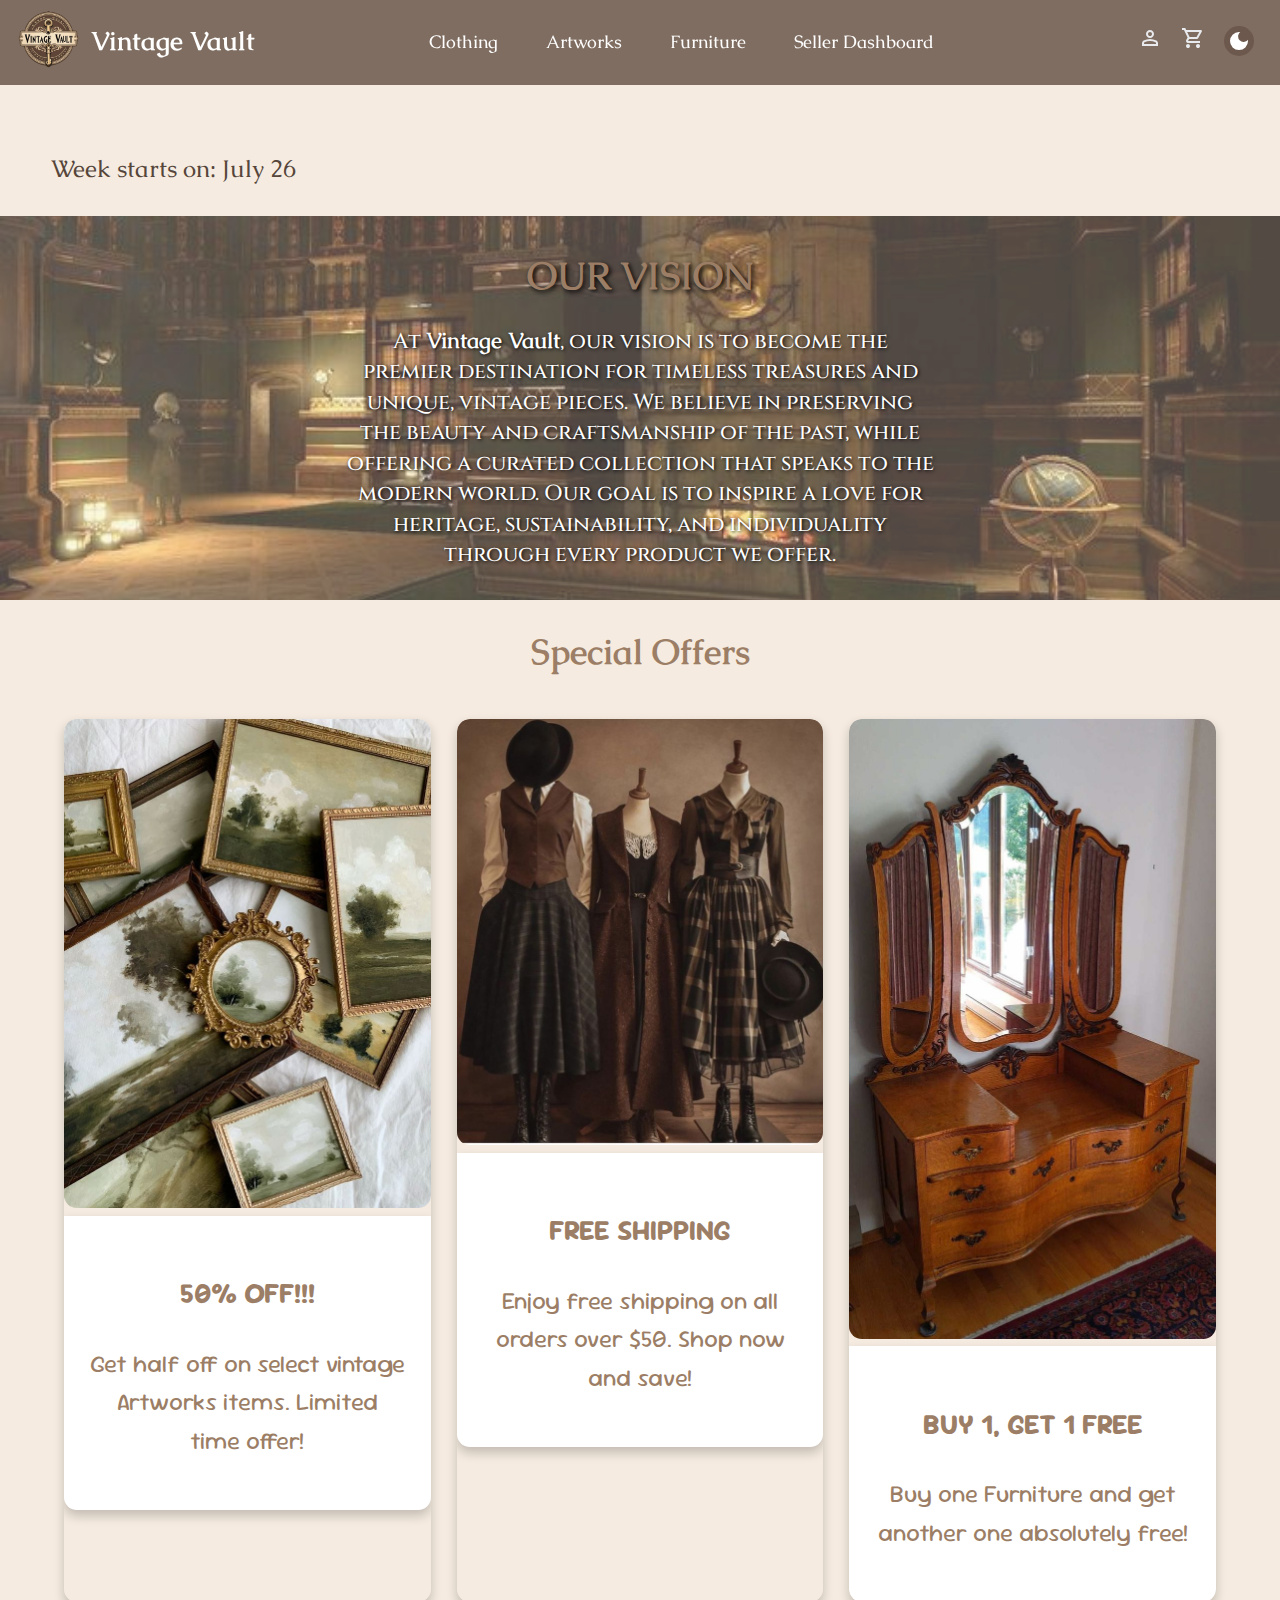
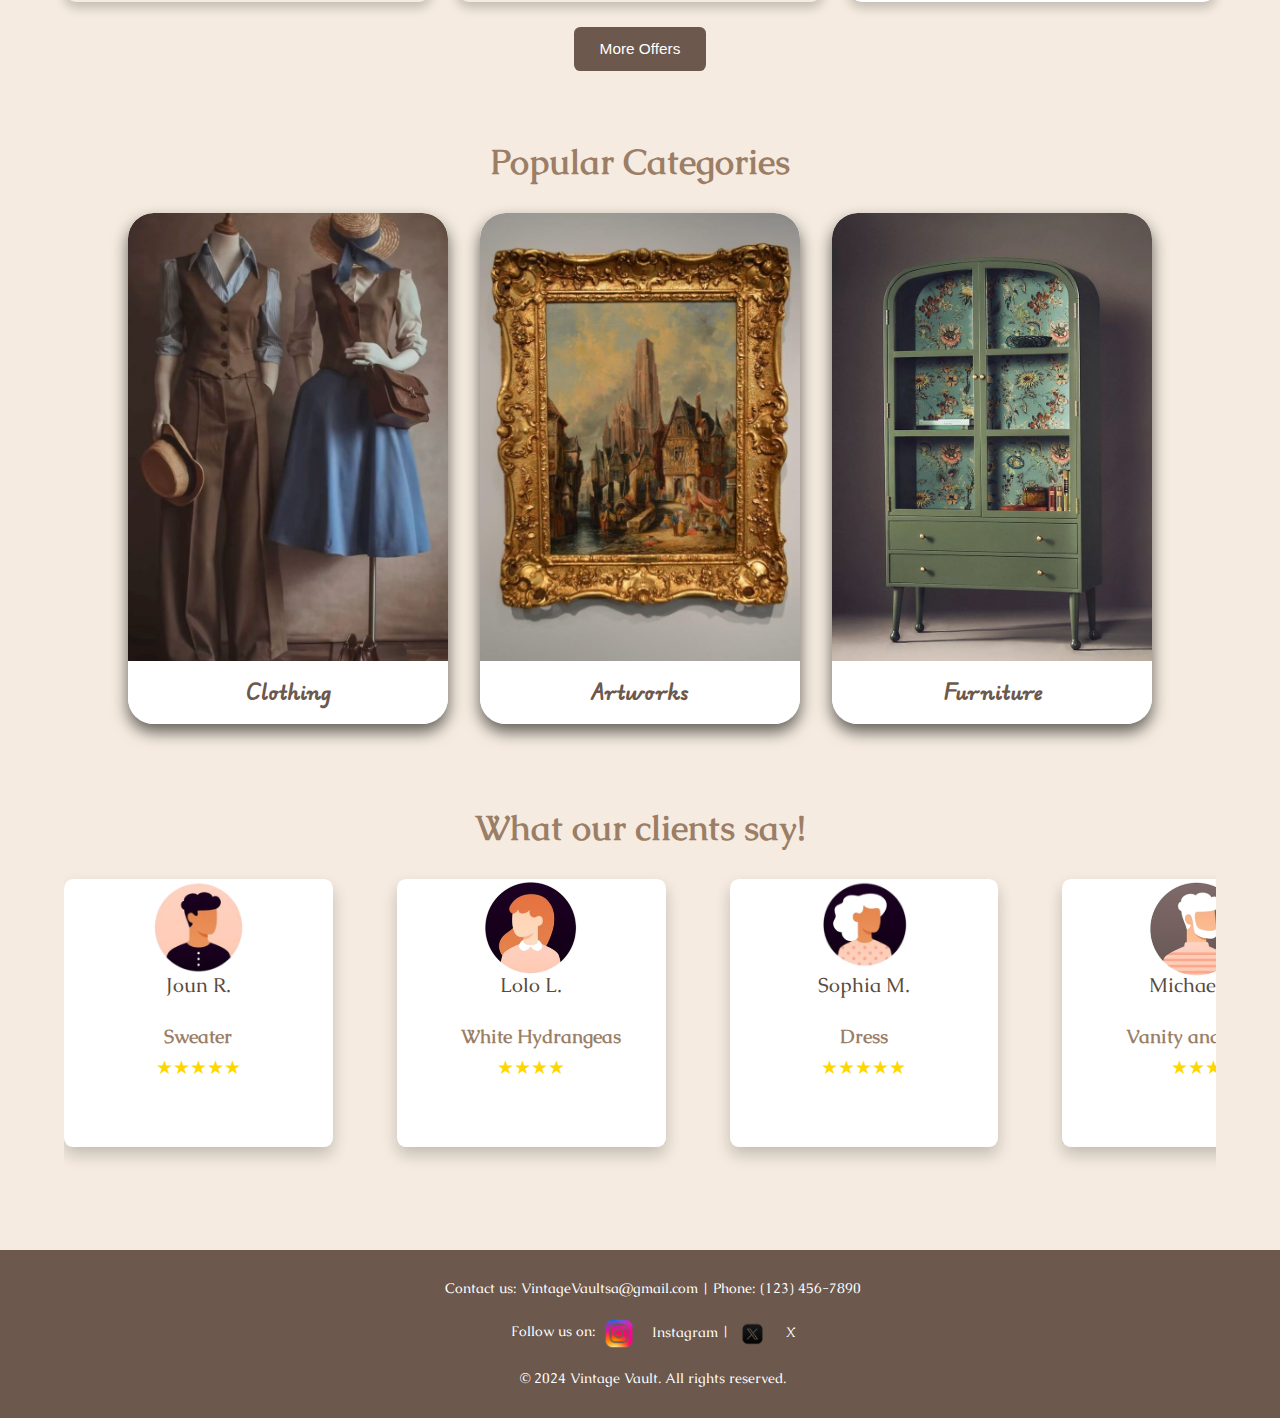
<file: index.html>
<!DOCTYPE html>
<html lang="en">
<head>
    <meta charset="UTF-8">
    <meta name="viewport" content="width=device-width, initial-scale=1.0">
    <title>Vintage Vault</title>
    <link rel="stylesheet" href="Styles.css">
    <link rel="icon" href="images/favicon-32x32.png" type="image/png">
    <link rel="preconnect" href="https://fonts.googleapis.com">
<link rel="preconnect" href="https://fonts.gstatic.com" crossorigin>
<link href="https://fonts.googleapis.com/css2?family=Caudex:ital,wght@0,400;0,700;1,400;1,700&display=swap" rel="stylesheet">
<link href="https://fonts.googleapis.com/css2?family=Edu+AU+VIC+WA+NT+Pre:wght@400..700&display=swap" rel="stylesheet">
<link href="https://fonts.googleapis.com/css2?family=Bebas+Neue&family=Edu+AU+VIC+WA+NT+Pre:wght@400..700&family=Sour+Gummy:ital,wght@0,100..900;1,100..900&display=swap" rel="stylesheet">
<link href="https://fonts.googleapis.com/css2?family=Bebas+Neue&family=Dancing+Script:wght@400..700&family=Edu+AU+VIC+WA+NT+Pre:wght@400..700&family=Satisfy&family=Sour+Gummy:ital,wght@0,100..900;1,100..900&display=swap" rel="stylesheet">
<link href="https://fonts.googleapis.com/css2?family=Bebas+Neue&family=Cinzel:wght@400..900&family=Dancing+Script:wght@400..700&family=Edu+AU+VIC+WA+NT+Pre:wght@400..700&family=Indie+Flower&family=Satisfy&family=Sour+Gummy:ital,wght@0,100..900;1,100..900&display=swap" rel="stylesheet">




    <style>
      


.vision-container {
    position: relative;
    height: 30vw;
    display: flex;
    justify-content: center;
    align-items: center;
    overflow: hidden;
    margin-top: 2.1vw;
}

.vision-content {
    position: relative;
    width: 100%;
    height: 100%;
}

.vision-content img {
    width: 100%;
    height: 100%;
    object-fit: cover;
    position: absolute;
    top: 0;
    left: 0;
    z-index: 0;
    opacity: 0.7;
}

.vision-text {
    position: absolute;
    top: 50%;
    left: 50%;
    transform: translate(-50%, -50%);
    color: white;
    text-align: center;
    z-index: 1;
    padding: 2vw;
}

.vision-text h2 {
    font-size: 3vw;
    margin-bottom: 2vh;
    text-shadow: 0.2vw 0.2vw 0.4vw rgba(0, 0, 0, 1);
}

.vision-text p {
    font-size: 1.7vw; 
    line-height: 1.4; 
    max-width: 3000vw; 
    margin: 0 auto; 
    text-shadow: 0.1vw 0.1vw 0.3vw rgba(0, 0, 0, 1);
    font-weight:500;
}

.offer-section {
    text-align: center;
    margin-top: 2vw;
}

.offer-container {
    display: grid;
    grid-template-columns: repeat(3, 1fr);  
    gap: 2vw;
    margin-top: 3vw;
}

.offer-item {
    border-radius: 1vw;
    overflow: hidden;
    box-shadow: 0 0.4vw 0.8vw rgba(0, 0, 0, 0.2);
    transition: transform 0.3s ease;
}

.offer-item img {
    width: 100%;
    border-radius: 1vw;
}

.offer-details {
    padding: 2vw;
    background-color: #fff;
    border-radius: 0 0 1vw 1vw;
    box-shadow: 0 0.4vw 0.8vw rgba(0, 0, 0, 0.2);
}

.offer-details h3 {
  font-family: 'Sour Gummy';
}

.offer-details p {
  font-family: 'Sour Gummy';
}

.offer-item:hover {
    transform: scale(1.05);
}
    
.offer-item.offer1::before {
  background-image: url('images/offer1.jpg');
}

.offer-item.offer2::before {
  background-image: url('images/offer2.jpg');
}

.offer-item.offer3::before {
  background-image: url('images/offer3.jpg');
}

.offer-item.offer4::before {
  background-image: url('images/offer4.jpg');
}

.offer-item.offer5::before {
  background-image: url('images/offer5.jpg');
}

.offer-item.offer6::before {
  background-image: url('images/offer6.jpg');
}

.hidden {
    display: none;
}

.more-button {
    margin-top: 2vw;
    padding: 1vw 2vw;
    font-size: 1.2vw;
    background-color: #6c584c;
    color: white;
    border: none;
    border-radius: 0.5vw;
    cursor: pointer;
    transition: background-color 0.3s;
}

.more-button:hover {
    background-color: #5a4a3c;
}

.categories-section {
  margin-top: 5vw;
  text-align: center;
}

.categories-container {
  display: flex;
  flex-direction: row;
  justify-content: center; 
  gap: 2em; 
  flex-wrap: wrap; 
}

.category-item {
  position: relative;
  flex: 0 1 25vw; 
  text-align: center;
  border-radius: 2vw;
  overflow: hidden;
  transition: transform 0.3s ease;
  background-color: white; 
  box-shadow: 0 8px 16px rgba(0, 0, 0, 0.6);
  display: block; 

}


.category-item:hover {
  transform: scale(1.05); 
}

.category-image {
  width: 100%;
  height: 35vw; 
  background-size: cover;
  background-position: center;
  border-radius: 2vw 2vw 0 0; 
}

.category-label {
  padding: 1em;
  background-color: white; 
  text-align: center;
  
}

.category-label h3 {
  font-size: 1.5vw; 
  font-weight: bold;
  margin: 0;
  color: #6c584c;
  font-family: 'Edu AU VIC WA NT Pre';
}

.category-item a {
  text-decoration: none; 
  color: inherit; 
}

.category-item.category1 .category-image {
  background-image: url('images/clothes.jpg');
}

.category-item.category2 .category-image {
  background-image: url('images/artworks.jpg');
}

.category-item.category3 .category-image {
  background-image: url('images/Furniture.jpg');
}


.reviews-section {
  padding-top: 6vw;
  background-color: #f5ebe0; 
  text-align: center;
  overflow: hidden;
}

.reviews-container {
  display: flex;
  overflow-x: hidden; 
  gap: 5vw;
  border: 0vw;
  white-space: nowrap;
  width: 100%;
  animation: scrollReviews 15s linear infinite; 
  height: auto; 
  overflow: visible; 
}

@keyframes scrollReviews {
  0% {
      transform: translateX(100%); 
  }
  100% {
      transform: translateX(-100%); 
  }
}

.review {
  flex-shrink: 0; 
  width: 11vw; 
  padding: 5vw; 
  border-radius: 0.7vw;
  box-shadow: 0 8px 16px rgba(0, 0, 0, 0.2);
  font-size: 1vw; 
  margin-bottom: 2vw;
  text-align: center; /* Centers text in the review */
}

.review p {
  font-size: 1.6vw; 
  color: #5a4a3c;
  margin-top: 1vw; /* Adds space above the customer name */
  padding-top: 3vw; /* Moves the background image down */

}

.review:hover {
  transform: scale(1.05);
  box-shadow: 0 4px 10px rgba(0, 0, 0, 0.2);
}

#hover-info {
  position: absolute;
  background: rgba(255, 255, 255, 0.9);
  padding: 10px;
  border-radius: 5px;
  box-shadow: 0 2px 5px rgba(0, 0, 0, 0.9);
  z-index: 1000;
  display: none;
}

#review1, #review2, #review3, #review4 {
  background-size: 8em;
  background-repeat: no-repeat;
  background-position: center top; 
  background-color: #fff;
  padding-top: 3vw; /* Moves the background image down */
}

#review1 {
  background-image: url("images/avatar_no_bg_1.png");
}

#review2 {
  background-image: url("images/avatar_no_bg_2.png");
}

#review3 {
  background-image: url("images/avatar_no_bg_4.png");
}

#review4 {
  background-image: url("images/avatar_no_bg_3.png");
}


    </style>
</head>

<body>
  <header>
    <nav class="navbar">
        <div class="logo">
          <!--<div class="hamburger" onclick="toggleMenu()">☰</div>-->
            <a href="index.html" target="_self"> 
                <img src="images/Logo-removebg-preview.png" alt="Website Logo">
            </a>
        </div>
        <h1>Vintage Vault</h1> 
        
        <ul class="nav-menu">
            <li class="nav-item"><a class="nav-link" href="clothing.html">Clothing</a></li>
            <li class="nav-item"><a class="nav-link" href="artworks.html">Artworks</a></li>
            <li><a class="nav-link" href="furniture.html">Furniture</a></li>
            <li><a class="nav-link" href="sallerDashboard.html">Seller Dashboard</a></li>
        </ul>
        <!-- Icons container -->
    <div class="nav-icons">
      <a class="nav-link" href="customerDashboard.html">
        <svg xmlns="http://www.w3.org/2000/svg" height="24px" viewBox="0 -960 960 960" width="24px" fill="#e8eaed">
          <path d="M480-480q-66 0-113-47t-47-113q0-66 47-113t113-47q66 0 113 47t47 113q0 66-47 113t-113 47ZM160-160v-112q0-34 17.5-62.5T224-378q62-31 126-46.5T480-440q66 0 130 15.5T736-378q29 15 46.5 43.5T800-272v112H160Zm80-80h480v-32q0-11-5.5-20T700-306q-54-27-109-40.5T480-360q-56 0-111 13.5T260-306q-9 5-14.5 14t-5.5 20v32Zm240-320q33 0 56.5-23.5T560-640q0-33-23.5-56.5T480-720q-33 0-56.5 23.5T400-640q0 33 23.5 56.5T480-560Zm0-80Zm0 400Z"/>
        </svg>
      </a>
      <a class="nav-link" href="cart.html">
        <svg xmlns="http://www.w3.org/2000/svg" height="24px" viewBox="0 -960 960 960" width="24px" fill="#e8eaed">
          <path d="M280-80q-33 0-56.5-23.5T200-160q0-33 23.5-56.5T280-240q33 0 56.5 23.5T360-160q0 33-23.5 56.5T280-80Zm400 0q-33 0-56.5-23.5T600-160q0-33 23.5-56.5T680-240q33 0 56.5 23.5T760-160q0 33-23.5 56.5T680-80ZM246-720l96 200h280l110-200H246Zm-38-80h590q23 0 35 20.5t1 41.5L692-482q-11 20-29.5 31T622-440H324l-44 80h480v80H280q-45 0-68-39.5t-2-78.5l54-98-144-304H40v-80h130l38 80Zm134 280h280-280Z"/>
        </svg>
      </a>
      <button id="theme-switch" class="theme-toggle">
        <svg xmlns="http://www.w3.org/2000/svg" height="24px" viewBox="0 -960 960 960" width="24px" fill="#e8eaed"><path d="M480-280q-83 0-141.5-58.5T280-480q0-83 58.5-141.5T480-680q83 0 141.5 58.5T680-480q0 83-58.5 141.5T480-280ZM200-440H40v-80h160v80Zm720 0H760v-80h160v80ZM440-760v-160h80v160h-80Zm0 720v-160h80v160h-80ZM256-650l-101-97 57-59 96 100-52 56Zm492 496-97-101 53-55 101 97-57 59Zm-98-550 97-101 59 57-100 96-56-52ZM154-212l101-97 55 53-97 101-59-57Z"/></svg>

        <svg xmlns="http://www.w3.org/2000/svg" height="24px" viewBox="0 -960 960 960" width="24px" fill="#e8eaed">
          <path d="M480-120q-150 0-255-105T120-480q0-150 105-255t255-105q14 0 27.5 1t26.5 3q-41 29-65.5 75.5T444-660q0 90 63 153t153 63q55 0 101-24.5t75-65.5q2 13 3 26.5t1 27.5q0 150-105 255T480-120Z"/>
        </svg>
      </button>
    </div>
        <div class="humburger">
          <span class="bar"></span>
          <span class="bar"></span>
          <span class="bar"></span>
        </div>
    </nav>
    <div id="current-week-date" class="week-date"></div>

</header>

        <div class="vision-container">
            <div class="vision-content">
                <div class="vision-text">
                    <h2>OUR VISION</h2>
                    <p style="font-family: Cinzel">At <strong>Vintage Vault</strong>, our vision is to become the premier destination for timeless treasures and unique, vintage pieces. We believe in preserving the beauty and craftsmanship of the past, while offering a curated collection that speaks to the modern world. Our goal is to inspire a love for heritage, sustainability, and individuality through every product we offer.</p>
                </div>
                <img src="images/visionBackground4.jpg" alt="Our Vision Image">
            </div>
        </div>        
        
        
    <main>

      <section class="offer-section">
        <h2>Special Offers</h2>
        <div class="offer-container">
            <div class="offer-item">
                <img src="images/offer1.jpg" alt="50% OFF">
                <div class="offer-details" >
                    <h3>50% OFF!!!</h3>
                    <p>Get half off on select vintage Artworks items. Limited time offer!</p>
                </div>
            </div>
            <div class="offer-item">
                <img src="images/offer2.jpg" alt="Free Shipping">
                <div class="offer-details">
                    <h3>FREE SHIPPING</h3>
                    <p>Enjoy free shipping on all orders over $50. Shop now and save!</p>
                </div>
            </div>
            <div class="offer-item">
                <img src="images/offer3.jpg" alt="Buy 1 Get 1 Free">
                <div class="offer-details">
                    <h3>BUY 1, GET 1 FREE</h3>
                    <p>Buy one Furniture and get another one absolutely free!</p>
                </div>
            </div>
    
            <!-- Hidden offers -->
            <div class="offer-item hidden">
                <img src="images/offer4.jpg" alt="Save $5">
                <div class="offer-details">
                    <h3>SAVE $5 TODAY</h3>
                    <p>Save $5 on your first purchase of $30 or more!</p>
                </div>
            </div>
            <div class="offer-item hidden">
                <img src="images/offer5.jpg" alt="20% OFF">
                <div class="offer-details">
                    <h3>20% OFF!!!</h3>
                    <p>Get 20% off all vintage Furniture. Limited time offer!</p>
                </div>
            </div>
            <div class="offer-item hidden">
                <img src="images/offer6.jpg" alt="Free Gift">
                <div class="offer-details">
                    <h3>FREE GIFT</h3>
                    <p>Receive a free gift with purchases over $100.</p>
                </div>
            </div>
        </div>
        <button id="toggle-offers" class="more-button">More Offers</button>
    </section>

    <section id="categories-section" class="categories-section">
      <h2 >Popular Categories</h2>
      <div class="categories-container">
        <a href="clothing.html" class="category-item category1" style="text-decoration: none;">
          <div class="category-image"></div>
          <div class="category-label">
            <h3>Clothing</h3>
          </div>
        </a>
        <a href="artworks.html" class="category-item category2"style="text-decoration: none;">
          <div class="category-image"></div>
          <div class="category-label">
            <h3>Artworks</h3>
          </div>
        </a>
        <a href="furniture.html" class="category-item category3"style="text-decoration: none;">
          <div class="category-image"></div>
          <div class="category-label">
            <h3>Furniture</h3>
          </div>
        </a>
      </div>
    </section>

      <section class="reviews-section">
        <h2>What our clients say!</h2>
        <div class="reviews-container" id="reviews-container">
            <div class="review" id="review1" data-customer="Joun R." data-product="Sweater" data-rate="★★★★★" data-feedback="I love the vintage pieces from Vintage Vault, especially the sweater! The quality is amazing and each piece has so much character!">
              
                <p>Joun R.</p>
            </div>
            <div class="review" id="review2" data-customer="Lolo L." data-product="White Hydrangeas" data-rate="★★★★" data-feedback="I found the perfect White Hydrangeas artwork for my living room. It's unique, and I get compliments all the time!">
              
                <p>Lolo L.</p>
            </div>
            <div class="review" id="review3" data-customer="Sophia M." data-product="Dress" data-rate="★★★★★" data-feedback="I ordered a dress, and the service was fantastic. The shipping was quick. Highly recommend Vintage Vault for unique items!">
          
                <p>Sophia M.</p>
            </div>
            <div class="review" id="review4" data-customer="Michael B." data-product="Vanity and Mirror" data-rate="★★★" data-feedback="Vintage Vault has an amazing collection! I found rare pieces like the Vanity and Mirror that fit perfectly with my decor.">
              
                <p>Michael B.</p>
            </div>
        </div>
    </section>

        <div id="hover-info" class="hidden">
            <p><strong>Customer:</strong> <span id="customer-name"></span></p>
            <p><strong>Product:</strong> <span id="product-name"></span></p>
            <p><strong>Rate:</strong> <span id="product-rate"></span></p>
            <p><strong>Feedback:</strong> <span id="product-feedback"></span></p>
        </div>
    </section>

  </main>
    
    <footer>
        <p>Contact us: <a href="mailto:VintageVaultsa@gmail.com" >VintageVaultsa@gmail.com</a> | Phone: (123) 456-7890</p>
        <p>Follow us on: 
            <a href="https://www.instagram.com/VintageVaultStore" target="_blank">
                <img src="images/instagram.icon.png" alt="Instagram Icon" width="30" height="30"> Instagram
            </a> | 
            <a href="https://www.x.com/VintageVaultSa" target="_blank">
                <img src="images/X.icon.png" alt="X Icon" width="37" height="30"> X
            </a>
        </p> 
        <p>&copy; 2024 Vintage Vault. All rights reserved.</p>

    </footer>
    

    <script src="theme.js"></script>

    
</body>
</html>
</file>
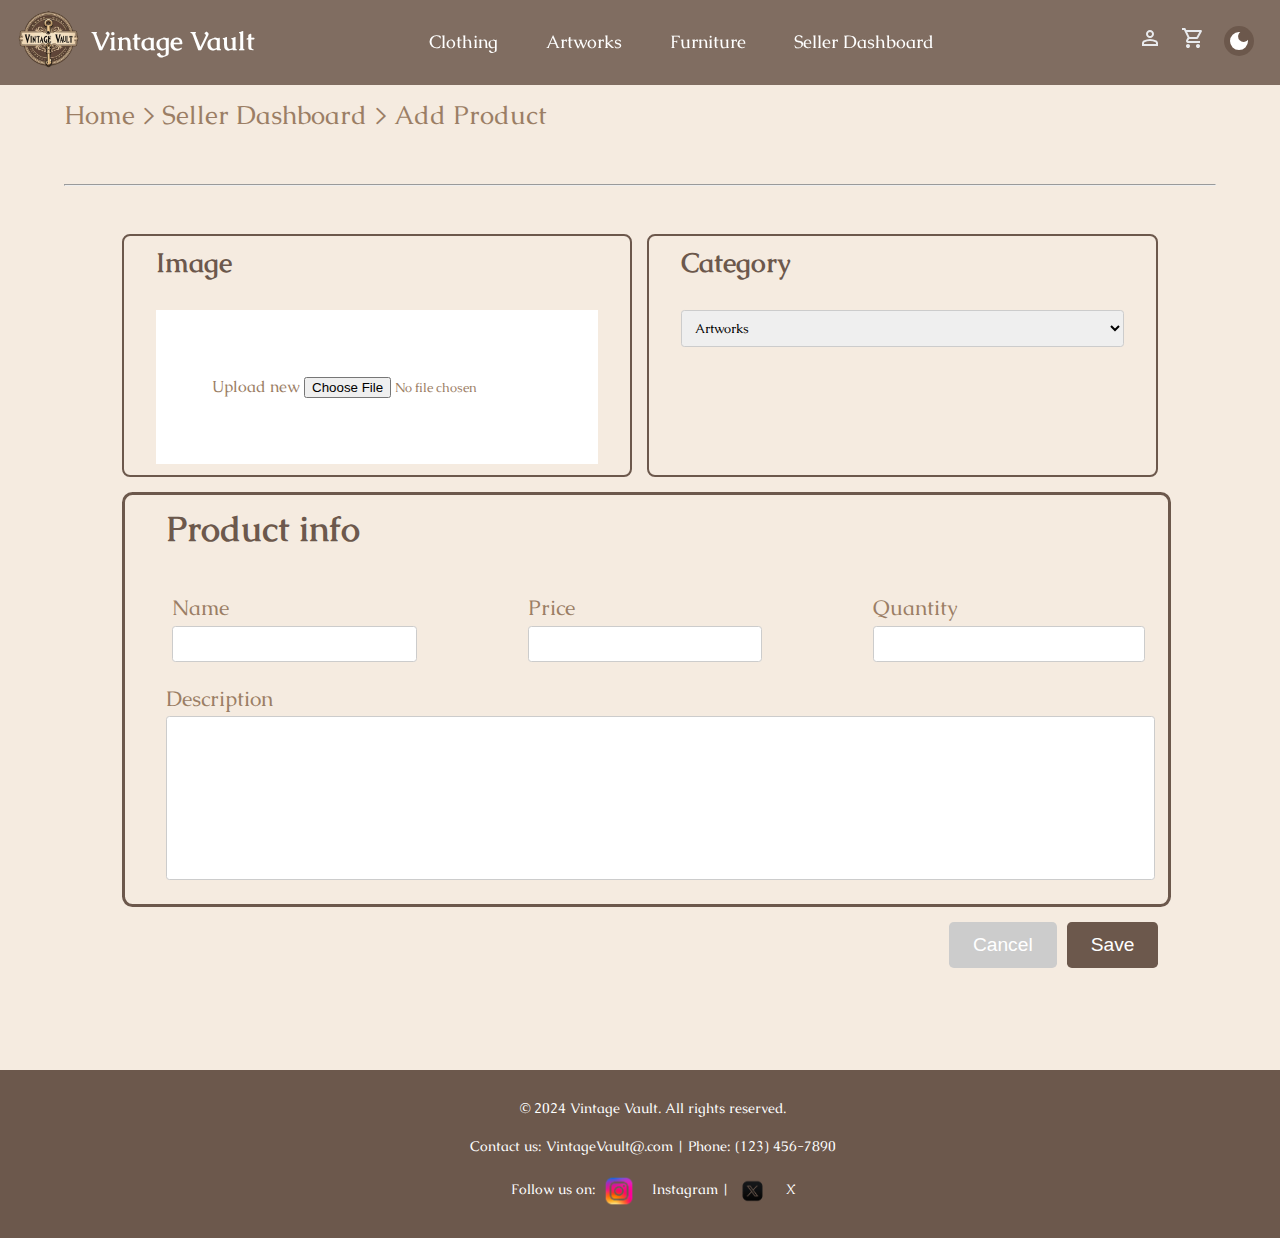
<file: AddProduct.html>
<!DOCTYPE HTML>
<html lang="en">
<head>
    <meta charset="UTF-8">
    <meta name="viewport" content="width=device-width, initial-scale=1.0">
    <title>AddProduct</title>
    <link rel="stylesheet" href="Styles.css">
    <link rel="icon" href="images/favicon-32x32.png" type="image/png">
    <link rel="preconnect" href="https://fonts.googleapis.com">
    <link rel="preconnect" href="https://fonts.gstatic.com" crossorigin>
    <link href="https://fonts.googleapis.com/css2?family=Caudex:ital,wght@0,400;0,700;1,400;1,700&display=swap" rel="stylesheet">
    <style>

        
      
        .AddProduct-container {
            max-width: 90%;
            margin: 2% auto;
            padding: 1.5625em;
            background-color: #f5ebe0;
        }

        .AddProduct-form-container {
            display: grid;
            grid-template-columns: 1fr;
            gap: 0.9375em;
        }

        .image-upload, .AddProduct-category, .AddProduct-product-info {
            background-color: #f5ebe0;
            padding: 0.3em 2em 0.7em 2em;
            border-radius: 0.5em;
            border: 0.15em solid #6c584c;
        }

        .AddProduct-category option {
            font-size: 150%;
        }

        .AddProduct-product-info {
            font-size: 1.3em;
        }

        .image-upload h2, .AddProduct-category h2, .AddProduct-product-info h2 {
            margin-bottom: 0.9375em;
            font-size: 1.7em;
            color: #6c584c;
            text-align: left;
        }

        .image-placeholder {
            height: 9.375em;
            background-color: #fff;
            display: flex;
            align-items: center;
            justify-content: center;
            border: 0.125em dashed #fff;
        }

        .image-box {
            text-align: center;
        }

        .AddProduct-category select, .AddProduct-product-info input, #description {
            width: 100%;
            padding: 0.625em;
            border: 0.0625em solid #ccc;
            border-radius: 0.25em;
        }

        .AddProduct-product-info ul {
            display: flex;
            flex-wrap: wrap;
            align-items: center;
            justify-content: space-between;
            list-style: none;
            padding-left: 0.3em;
        }


        #description {
            padding: 1em;
            resize: none;
        }

        .AddProduct-form-actions {
            display: flex;
            justify-content: flex-end;
            gap: 0.625em;
        }

        .AddProduct-cancel-btn, .AddProduct-save-btn {
            padding: 0.625em 1.25em;
            border: none;
            border-radius: 0.25em;
            cursor: pointer;
            align-self: center;
        }

        .AddProduct-cancel-btn {
            background-color: #ccc;
        }

        .AddProduct-save-btn {
            background-color: #6c584c;
            color: #fff;
        }

        @media (min-width: 768px) {
    .AddProduct-form-container {
        grid-template-columns: 1fr 1fr;
    }

    .AddProduct-product-info {
        width: 100%; 
    }
}

@media (min-width: 992px) {
    .AddProduct-form-container {
        grid-template-columns: 1fr 1fr;
    }

    .AddProduct-product-info {
        width: 188%; /* to Increase the width on larger screens */
    }
    
    .AddProduct-form-actions {
        grid-column: span 2;
        
    }
}



    </style>

</head>
<body>
    <header>
        <nav class="navbar">
        <div class="logo">
          <!--<div class="hamburger" onclick="toggleMenu()">☰</div>-->
            <a href="index.html" target="_self"> 
                <img src="images/Logo-removebg-preview.png" alt="Website Logo">
            </a>
        </div>
        <h1>Vintage Vault</h1> 
        
        <ul class="nav-menu">
            <li class="nav-item"><a class="nav-link" href="clothing.html">Clothing</a></li>
            <li class="nav-item"><a class="nav-link" href="artworks.html">Artworks</a></li>
            <li><a class="nav-link" href="furniture.html">Furniture</a></li>
            <li><a class="nav-link" href="sallerDashboard.html">Seller Dashboard</a></li>
        </ul>
        <!-- Icons container -->
    <div class="nav-icons">
      <a class="nav-link" href="customerDashboard.html">
        <svg xmlns="http://www.w3.org/2000/svg" height="24px" viewBox="0 -960 960 960" width="24px" fill="#e8eaed">
          <path d="M480-480q-66 0-113-47t-47-113q0-66 47-113t113-47q66 0 113 47t47 113q0 66-47 113t-113 47ZM160-160v-112q0-34 17.5-62.5T224-378q62-31 126-46.5T480-440q66 0 130 15.5T736-378q29 15 46.5 43.5T800-272v112H160Zm80-80h480v-32q0-11-5.5-20T700-306q-54-27-109-40.5T480-360q-56 0-111 13.5T260-306q-9 5-14.5 14t-5.5 20v32Zm240-320q33 0 56.5-23.5T560-640q0-33-23.5-56.5T480-720q-33 0-56.5 23.5T400-640q0 33 23.5 56.5T480-560Zm0-80Zm0 400Z"/>
        </svg>
      </a>
      <a class="nav-link" href="cart.html">
        <svg xmlns="http://www.w3.org/2000/svg" height="24px" viewBox="0 -960 960 960" width="24px" fill="#e8eaed">
          <path d="M280-80q-33 0-56.5-23.5T200-160q0-33 23.5-56.5T280-240q33 0 56.5 23.5T360-160q0 33-23.5 56.5T280-80Zm400 0q-33 0-56.5-23.5T600-160q0-33 23.5-56.5T680-240q33 0 56.5 23.5T760-160q0 33-23.5 56.5T680-80ZM246-720l96 200h280l110-200H246Zm-38-80h590q23 0 35 20.5t1 41.5L692-482q-11 20-29.5 31T622-440H324l-44 80h480v80H280q-45 0-68-39.5t-2-78.5l54-98-144-304H40v-80h130l38 80Zm134 280h280-280Z"/>
        </svg>
      </a>
      <button id="theme-switch" class="theme-toggle">
        <svg xmlns="http://www.w3.org/2000/svg" height="24px" viewBox="0 -960 960 960" width="24px" fill="#e8eaed"><path d="M480-280q-83 0-141.5-58.5T280-480q0-83 58.5-141.5T480-680q83 0 141.5 58.5T680-480q0 83-58.5 141.5T480-280ZM200-440H40v-80h160v80Zm720 0H760v-80h160v80ZM440-760v-160h80v160h-80Zm0 720v-160h80v160h-80ZM256-650l-101-97 57-59 96 100-52 56Zm492 496-97-101 53-55 101 97-57 59Zm-98-550 97-101 59 57-100 96-56-52ZM154-212l101-97 55 53-97 101-59-57Z"/></svg>

        <svg xmlns="http://www.w3.org/2000/svg" height="24px" viewBox="0 -960 960 960" width="24px" fill="#e8eaed">
          <path d="M480-120q-150 0-255-105T120-480q0-150 105-255t255-105q14 0 27.5 1t26.5 3q-41 29-65.5 75.5T444-660q0 90 63 153t153 63q55 0 101-24.5t75-65.5q2 13 3 26.5t1 27.5q0 150-105 255T480-120Z"/>
        </svg>
      </button>
    </div>
        <div class="humburger">
          <span class="bar"></span>
          <span class="bar"></span>
          <span class="bar"></span>
        </div>
    </nav>
        <br>
        <div class="Breadcrumb">
            <p><a href="index.html">Home</a> > <a href="sallerDashboard.html">Seller Dashboard</a> > Add Product</p>
        </div>
    </header>

    <main>
        <hr>
        <div class="AddProduct-container">
           <form class="AddProduct-form-container">
                <div class="image-upload">
                    <h2>Image</h2>
                    <div class="image-placeholder">
                        <div class="image-box">
                            <span>Upload new</span>
                            <input type="file" name="image-upload" id="image-upload">
                        </div>
                    </div>
                </div>
                <div class="AddProduct-category">
                    <h2>Category</h2>
                    <select name="category">
                        <option value="artworks">Artworks</option>
                        <option value="furniture">Furniture</option>
                        <option value="clothing">Clothing</option>
                    </select>
                </div>
                <div class="AddProduct-product-info">
                    <h2>Product info</h2>
                    <div class="AddProduct-info-row">
                        <ul>
                            <li>
                                <div class="AddProduct-info-inline">
                                    <label for="name">Name</label>
                                    <input type="text" id="name" name="name">
                                </div>
                            </li>
                            <li>
                                <div class="AddProduct-info-inline">
                                    <label for="price">Price</label>
                                    <input type="number" id="price" name="price">
                                </div>
                            </li>
                            <li>
                                <div class="AddProduct-info-inline">
                                    <label for="quantity">Quantity</label>
                                    <input type="number" id="quantity" name="quantity">
                                </div>
                            </li>
                        </ul>
                        <div class="AddProduct-info-inline">
                            <label for="description">Description</label>
                            <textarea id="description" name="description" rows="8"></textarea>
                        </div>
                    </div>
                </div>
                <div class="AddProduct-form-actions">
                    <button type="reset" class="AddProduct-cancel-btn">Cancel</button>
                    <button type="submit" class="AddProduct-save-btn">Save</button>
                </div>
            </form>
        </div>
    </main>

    <footer>
        <p>&copy; 2024 Vintage Vault. All rights reserved.</p>
        <p>Contact us: VintageVault@.com | Phone: (123) 456-7890</p>
        <p>Follow us on:
            <a href="https://www.instagram.com/VintageVault" target="_blank">
                <img src="images/instagram.icon.png" alt="Instagram Icon" width="30" height="30"> Instagram
            </a> |
            <a href="https://www.x.com/VintageVault" target="_blank">
                <img src="images/X.icon.png" alt="X Icon" width="37" height="30"> X
            </a>
        </p>
    </footer>

    
  <script>
         
    document.querySelector('.AddProduct-form-container').addEventListener('submit', function(event) {
        event.preventDefault();

        // Retrieve input values
        var name = document.getElementById('name').value.trim();
        var price = document.getElementById('price').value.trim();
        var quantity = document.getElementById('quantity').value.trim();
        var description = document.getElementById('description').value.trim();
        var category = document.querySelector('select[name="category"]').value;
        var imageInput = document.getElementById('image-upload');

        // Create a variable to store error messages
        var errorMessage = "";

        // Check for empty fields and add specific messages
        if (!name) {
            errorMessage += "Product name is required.\n"; 
        }
        if (!price) {
            errorMessage += "Price is required.\n"; 
        }
        if (!quantity) {
            errorMessage += "Quantity is required.\n"; 
        }
        if (!description) {
            errorMessage += "Description is required.\n"; 
        }
        if (!category) {
            errorMessage += "Category is required.\n"; 
        }
        if (imageInput.files.length === 0) {
            errorMessage += "Product image is required.\n"; 
        }

        //Additionsl validation
        if (name && /^\d/.test(name)) {
            errorMessage += "Product name cannot start with a number.\n"; 
        }
        if (price && isNaN(price)) {
            errorMessage += "Price must be a valid number.\n"; 
        }
        if (quantity && isNaN(quantity)) {
            errorMessage += "Quantity must be a valid number.\n"; 
        }

        // Show the error messages if any
        if (errorMessage !== "") {
            alert("Please correct the following errors:\n" + errorMessage); 
            return; 
        }
        
        var reader = new FileReader();
        reader.onload = function(event) {
            var productImage = event.target.result;

            var product = {
                id: Date.now(),
                name: name,
                price: parseFloat(price),
                quantity: parseInt(quantity),
                description: description,
                category: category,
                image: productImage
            };

            var products = JSON.parse(localStorage.getItem('sellerProducts')) || [];
            products.push(product);
            localStorage.setItem('sellerProducts', JSON.stringify(products));

            alert('Product "' + name + '" added successfully!');
            document.querySelector('.AddProduct-form-container').reset();
        };
        reader.readAsDataURL(imageInput.files[0]);
    });
</script>

    
    
    <script src="theme.js"></script>


</body>
</html>
</file>
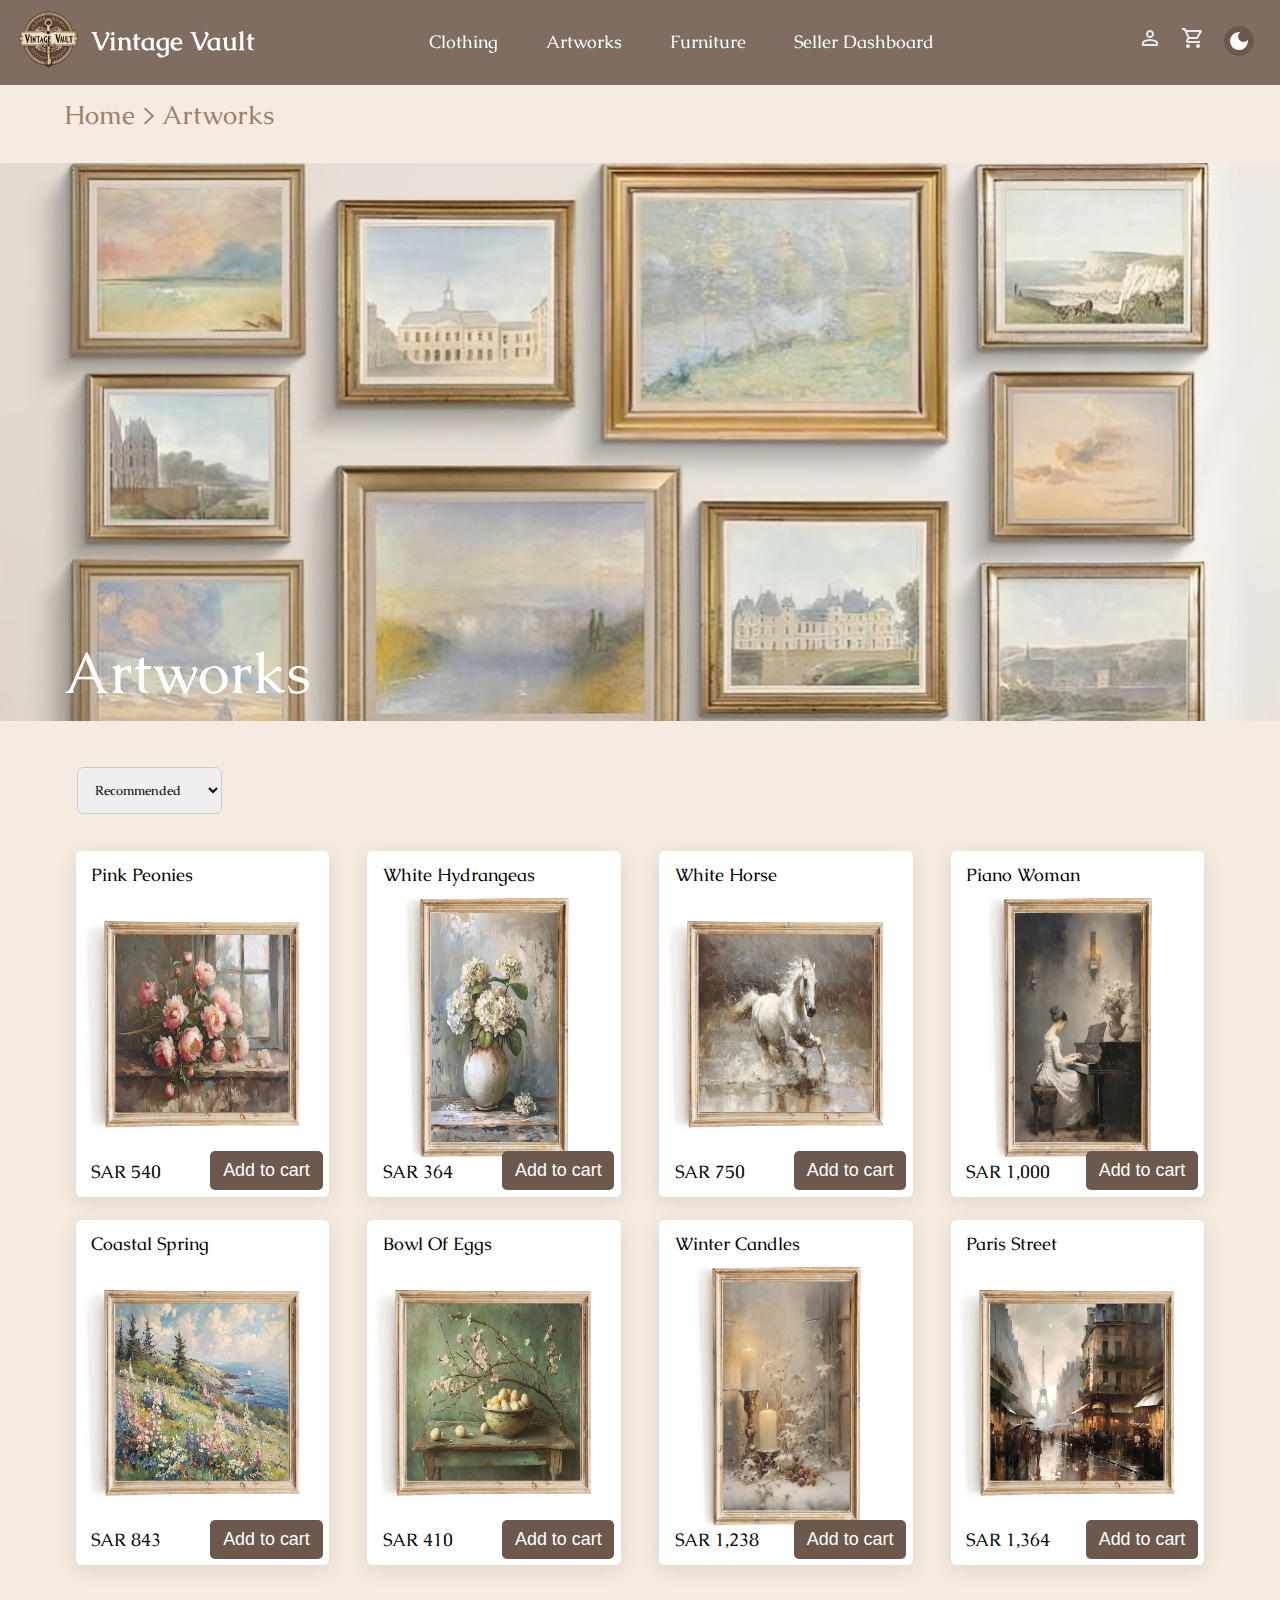
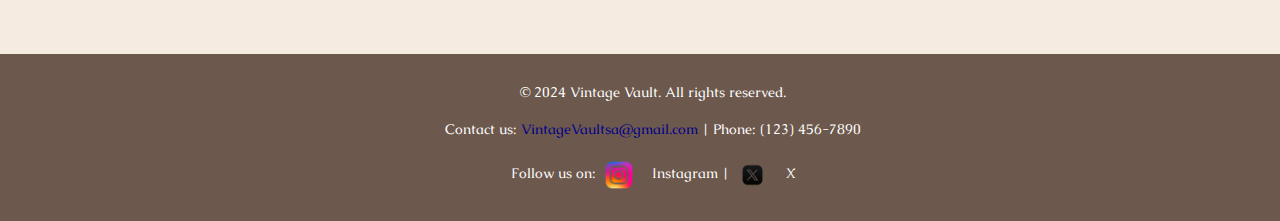
<file: artworks.html>
<!DOCTYPE html>
<html lang="en">

<head>
          <!---->

  <meta charset="UTF-8">
  <meta name="viewport" content="width=device-width, initial-scale=1.0">
  <title>Artworks</title>
  <link rel="stylesheet" href="Styles.css">
  <link rel="stylesheet" href="category.css">
  <link rel="icon" href="images/favicon-32x32.png" type="image/png">
  <link rel="preconnect" href="https://fonts.googleapis.com">
  <link rel="preconnect" href="https://fonts.gstatic.com" crossorigin>
  <link href="https://fonts.googleapis.com/css2?family=Caudex:ital,wght@0,400;0,700;1,400;1,700&display=swap"
    rel="stylesheet">
</head>

<body>
  <header>
    <nav class="navbar">
      <div class="logo">
        <!--<div class="hamburger" onclick="toggleMenu()">☰</div>-->
          <a href="index.html" target="_self"> 
              <img src="images/Logo-removebg-preview.png" alt="Website Logo">
          </a>
      </div>
      <h1>Vintage Vault</h1> 
      
      <ul class="nav-menu">
          <li class="nav-item"><a class="nav-link" href="clothing.html">Clothing</a></li>
          <li class="nav-item"><a class="nav-link" href="artworks.html">Artworks</a></li>
          <li><a class="nav-link" href="furniture.html">Furniture</a></li>
          <li><a class="nav-link" href="sallerDashboard.html">Seller Dashboard</a></li>
      </ul>
      <!-- Icons container -->
  <div class="nav-icons">
    <a class="nav-link" href="customerDashboard.html">
      <svg xmlns="http://www.w3.org/2000/svg" height="24px" viewBox="0 -960 960 960" width="24px" fill="#e8eaed">
        <path d="M480-480q-66 0-113-47t-47-113q0-66 47-113t113-47q66 0 113 47t47 113q0 66-47 113t-113 47ZM160-160v-112q0-34 17.5-62.5T224-378q62-31 126-46.5T480-440q66 0 130 15.5T736-378q29 15 46.5 43.5T800-272v112H160Zm80-80h480v-32q0-11-5.5-20T700-306q-54-27-109-40.5T480-360q-56 0-111 13.5T260-306q-9 5-14.5 14t-5.5 20v32Zm240-320q33 0 56.5-23.5T560-640q0-33-23.5-56.5T480-720q-33 0-56.5 23.5T400-640q0 33 23.5 56.5T480-560Zm0-80Zm0 400Z"/>
      </svg>
    </a>
    <a class="nav-link" href="cart.html">
      <svg xmlns="http://www.w3.org/2000/svg" height="24px" viewBox="0 -960 960 960" width="24px" fill="#e8eaed">
        <path d="M280-80q-33 0-56.5-23.5T200-160q0-33 23.5-56.5T280-240q33 0 56.5 23.5T360-160q0 33-23.5 56.5T280-80Zm400 0q-33 0-56.5-23.5T600-160q0-33 23.5-56.5T680-240q33 0 56.5 23.5T760-160q0 33-23.5 56.5T680-80ZM246-720l96 200h280l110-200H246Zm-38-80h590q23 0 35 20.5t1 41.5L692-482q-11 20-29.5 31T622-440H324l-44 80h480v80H280q-45 0-68-39.5t-2-78.5l54-98-144-304H40v-80h130l38 80Zm134 280h280-280Z"/>
      </svg>
    </a>
    <button id="theme-switch" class="theme-toggle">
      <svg xmlns="http://www.w3.org/2000/svg" height="24px" viewBox="0 -960 960 960" width="24px" fill="#e8eaed"><path d="M480-280q-83 0-141.5-58.5T280-480q0-83 58.5-141.5T480-680q83 0 141.5 58.5T680-480q0 83-58.5 141.5T480-280ZM200-440H40v-80h160v80Zm720 0H760v-80h160v80ZM440-760v-160h80v160h-80Zm0 720v-160h80v160h-80ZM256-650l-101-97 57-59 96 100-52 56Zm492 496-97-101 53-55 101 97-57 59Zm-98-550 97-101 59 57-100 96-56-52ZM154-212l101-97 55 53-97 101-59-57Z"/></svg>

      <svg xmlns="http://www.w3.org/2000/svg" height="24px" viewBox="0 -960 960 960" width="24px" fill="#e8eaed">
        <path d="M480-120q-150 0-255-105T120-480q0-150 105-255t255-105q14 0 27.5 1t26.5 3q-41 29-65.5 75.5T444-660q0 90 63 153t153 63q55 0 101-24.5t75-65.5q2 13 3 26.5t1 27.5q0 150-105 255T480-120Z"/>
      </svg>
    </button>
  </div>
      <div class="humburger">
        <span class="bar"></span>
        <span class="bar"></span>
        <span class="bar"></span>
      </div>
  </nav>

    <div class="Breadcrumb">
      <p><a href="index.html">Home</a> > Artworks</p>
    </div>

    <div class="category-container">
      <img src="images/artworksbackground.png" alt="artworks" style="width: 100%;">
      <div class="category-bottom-left">Artworks</div>
    </div>
  </header>

  <main>
    <select id="sort-options" class="sort-by" onchange="sortProducts()">
      <optgroup label="Sort By">
        <option value="recommended">Recommended</option>
      </optgroup>
      <optgroup label="Alphabetically">
        <option value="A-Z">From A-Z</option>
        <option value="Z-A">From Z-A</option>
      </optgroup>
      <optgroup label="Price">
        <option value="low-high">Low - High</option>
        <option value="high-low">High - Low</option>
      </optgroup>
    </select>

    <div class="product-container">

      <!--1-->
      <div class="card">
        <img src="images/pink-peonies.jpg" alt="Pink Peonies"  id="img-1">
        <div class="top-left"  id="name-1">Pink Peonies</div>
        <div class="product-info">
          <p>11″×14″ / 28x36cm</p>
        </div>
        <div class="bottom-left" id="price-1">SAR 540</div>
        <button class="bottom-right" id="add-1" onclick="toggleCartItem(1)">Add to cart</button>
        <div class="quantity-control hidden" id="quantity-control-1">
          <button onclick="decreaseQuantity(1)">−</button>
          <span id="quantity-1">1</span>
          <button onclick="increaseQuantity(1)">+</button>
        </div>
      </div>

      <!--2-->
      <div class="card">
        <img src="images/white-hydrangeas.webp" alt="White Hydrangeas"  id="img-2">
        <div class="top-left" id="name-2">White Hydrangeas</div>
        <div class="product-info">
          <p>20″×30″ / 51x76cm</p>
        </div>
        <div class="bottom-left" id="price-2">SAR 364</div>
        <button class="bottom-right" id="add-2" onclick="toggleCartItem(2)">Add to cart</button>
         <div class="quantity-control hidden" id="quantity-control-2">
          <button onclick="decreaseQuantity(2)">−</button>
          <span id="quantity-2">1</span>
          <button onclick="increaseQuantity(2)">+</button>
      </div>

      </div>

      <!--3-->
      <div class="card">
        <img src="images/white-horse.webp" alt="White Horse"  id="img-3">
        <div class="top-left" id="name-3">White Horse</div>
        <div class="product-info">
          <p>18″×24″ / 46x61cm</p>
        </div>
        <div class="bottom-left" id="price-3">SAR 750</div>
        <button class="bottom-right"  id="add-3" onclick="toggleCartItem(3)">Add to cart</button>
        <div class="quantity-control hidden" id="quantity-control-3">
          <button onclick="decreaseQuantity(3)">−</button>
          <span id="quantity-3">1</span>
          <button onclick="increaseQuantity(3)">+</button>
      </div>
    </div>

      <!--4-->
      <div class="card">
        <img src="images/victorian-woman-playing-piano.webp" alt="Piano Woman"  id="img-4">
        <div class="top-left" id="name-4">Piano Woman</div>
        <div class="product-info">
          <p>20″×30″ / 51x76cm</p>
        </div>
        <div class="bottom-left" id="price-4">SAR 1,000</div>
        <button class="bottom-right" id="add-4" onclick="toggleCartItem(4)">Add to cart</button>
        <div class="quantity-control hidden" id="quantity-control-4">
          <button onclick="decreaseQuantity(4)">−</button>
          <span id="quantity-4">1</span>
          <button onclick="increaseQuantity(4)">+</button>
      </div>
    </div>


      <!--5-->
      <div class="card">
        <img src="images/coastal-spring.webp" alt="Coastal Spring"  id="img-5">
        <div class="top-left" id="name-5">Coastal Spring</div>
        <div class="product-info">
          <p>24″×36″ / 61x91cm</p>
        </div>
        <div class="bottom-left" id="price-5">SAR 843</div>
        <button class="bottom-right" id="add-5" onclick="toggleCartItem(5)">Add to cart</button>
        <div class="quantity-control hidden" id="quantity-control-5">
          <button onclick="decreaseQuantity(5)">−</button>
          <span id="quantity-5">1</span>
          <button onclick="increaseQuantity(5)">+</button>
      </div>
    </div>

      <!--6-->
      <div class="card">
        <img src="images/bowl-of-eggs.webp" alt="Bowl Of Eggs"  id="img-6">
        <div class="top-left" id="name-6">Bowl Of Eggs</div>
        <div class="product-info">
          <p>16″×20″ / 41x51cm</p>
        </div>
        <div class="bottom-left" id="price-6">SAR 410</div>
        <button class="bottom-right" id="add-6" onclick="toggleCartItem(6)">Add to cart</button>
        <div class="quantity-control hidden" id="quantity-control-6">
          <button onclick="decreaseQuantity(6)">−</button>
          <span id="quantity-6">1</span>
          <button onclick="increaseQuantity(6)">+</button>
      </div>
    </div>

      <!--7-->
      <div class="card">
        <img src="images/winter-candles.webp" alt="Winter Candles"  id="img-7">
        <div class="top-left" id="name-7">Winter Candles</div>
        <div class="product-info">
          <p>18″×24″ / 46x61cm</p>
        </div>
        <div class="bottom-left" id="price-7">SAR 1,238</div>
        <button class="bottom-right" id="add-7" onclick="toggleCartItem(7)">Add to cart</button>
        <div class="quantity-control hidden" id="quantity-control-7">
          <button onclick="decreaseQuantity(7)">−</button>
          <span id="quantity-7">1</span>
          <button onclick="increaseQuantity(7)">+</button>
      </div>
    </div>

      <!--8-->
      <div class="card">
        <img src="images/paris-street.webp" alt="Paris Street"  id="img-8">
        <div class="top-left" id="name-8">Paris Street</div>
        <div class="product-info">
          <p>12″×18″ / 30x46cm</p>
        </div>
        <div class="bottom-left" id="price-8">SAR 1,364</div>
        <button class="bottom-right" id="add-8" onclick="toggleCartItem(8)">Add to cart</button>
        <div class="quantity-control hidden" id="quantity-control-8">
          <button onclick="decreaseQuantity(8)">−</button>
          <span id="quantity-8">1</span>
          <button onclick="increaseQuantity(8)">+</button>
      </div>
    </div>

    </div>
  </main>

  <footer>
    <p>&copy; 2024 Vintage Vault. All rights reserved.</p>
    <p>Contact us: <a href="mailto:VintageVaultsa@gmail.com" style="color:darkblue;">VintageVaultsa@gmail.com</a> |
      Phone: (123) 456-7890</p>
    <p>Follow us on:
      <a href="https://www.instagram.com/VintageVaultStore" target="_blank">
        <img src="images/instagram.icon.png" alt="Instagram Icon" width="30" height="30"> Instagram
      </a> |
      <a href="https://www.x.com/VintageVaultSa" target="_blank">
        <img src="images/X.icon.png" alt="X Icon" width="37" height="30"> X
      </a>
    </p>
  </footer>


   <script src="category.js"></script>
   <script src="theme.js"></script>

</body>

</html>
</file>
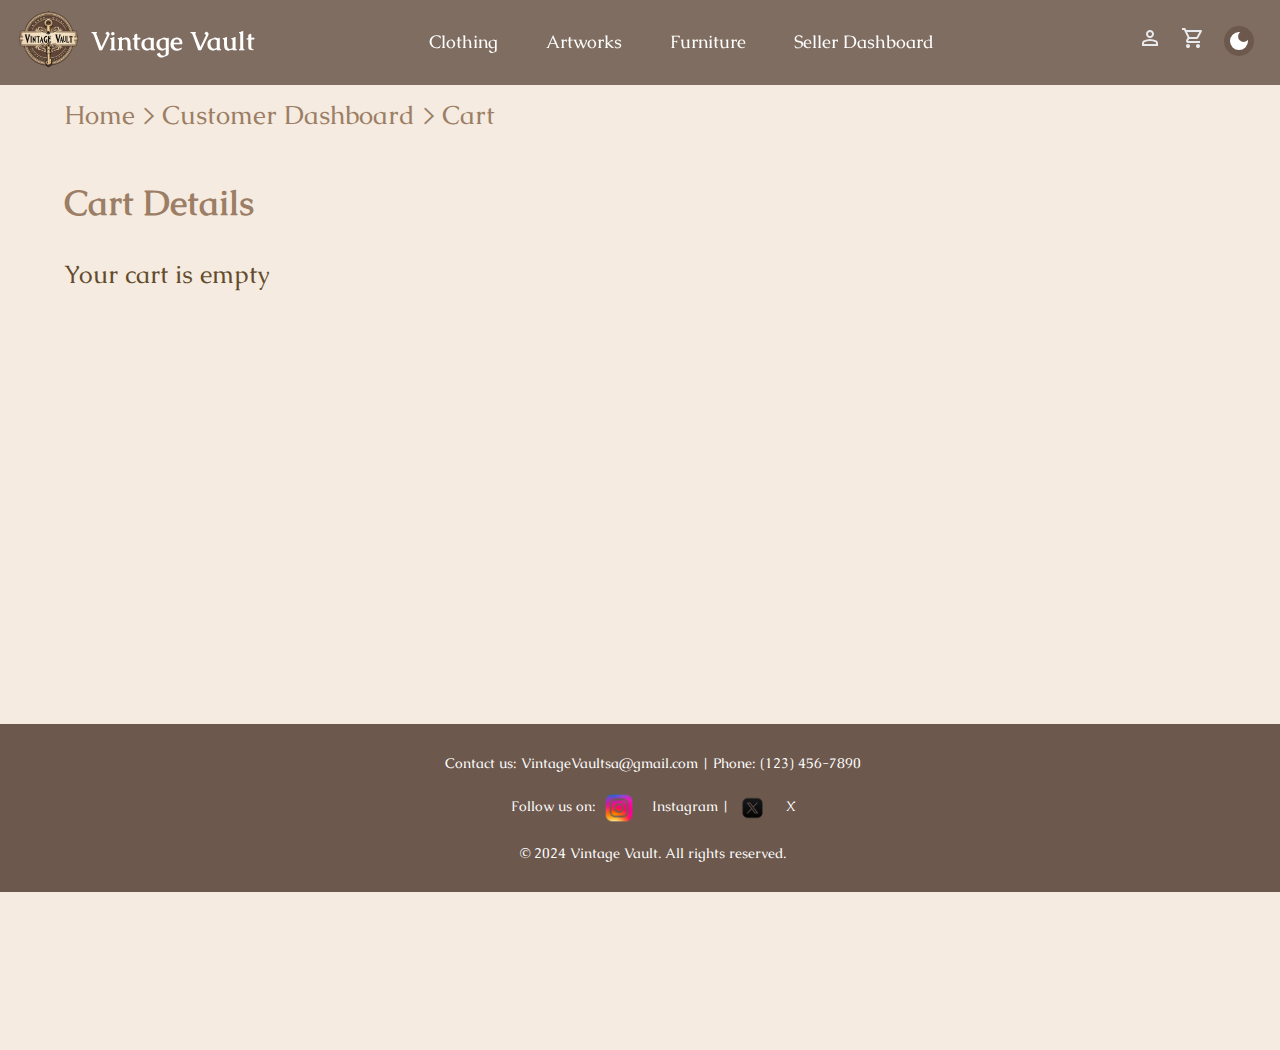
<file: cart.html>
<!DOCTYPE HTML>
<html lang="en">

<head>
    <meta charset="UTF-8">
    <meta name="viewport" content="width=device-width, initial-scale=1.0">
    <title>Vintage Vault - Cart</title>
    <link rel="stylesheet" href="Styles.css">
    <link rel="stylesheet" href="UserH.css">
    <link rel="icon" href="images/favicon-32x32.png" type="image/png">
    <link rel="preconnect" href="https://fonts.googleapis.com">
    <link rel="preconnect" href="https://fonts.gstatic.com" crossorigin>
    <link href="https://fonts.googleapis.com/css2?family=Caudex:ital,wght@0,400;0,700;1,400;1,700&display=swap" rel="stylesheet">
    <style>
       
     h2{
        text-align: left;
     }
     @media (max-width: 799px) {
  
    main{
        
        min-height: 100vw;
        font-size: 0.5em;
        margin-bottom: 8%;
       
    }
    footer{
        display: none;
    }/*hide the footer when the screen is small*/

    
}
    </style>
</head>

<body>
    <header>
        <nav class="navbar">
        <div class="logo">
          <!--<div class="hamburger" onclick="toggleMenu()">☰</div>-->
            <a href="index.html" target="_self"> 
                <img src="images/Logo-removebg-preview.png" alt="Website Logo">
            </a>
        </div>
        <h1>Vintage Vault</h1> 
        
        <ul class="nav-menu">
            <li class="nav-item"><a class="nav-link" href="clothing.html">Clothing</a></li>
            <li class="nav-item"><a class="nav-link" href="artworks.html">Artworks</a></li>
            <li><a class="nav-link" href="furniture.html">Furniture</a></li>
            <li><a class="nav-link" href="sallerDashboard.html">Seller Dashboard</a></li>
        </ul>
        <!-- Icons container -->
         
    <div class="nav-icons">
      <a class="nav-link" href="customerDashboard.html">
        <svg xmlns="http://www.w3.org/2000/svg" height="24px" viewBox="0 -960 960 960" width="24px" fill="#e8eaed">
          <path d="M480-480q-66 0-113-47t-47-113q0-66 47-113t113-47q66 0 113 47t47 113q0 66-47 113t-113 47ZM160-160v-112q0-34 17.5-62.5T224-378q62-31 126-46.5T480-440q66 0 130 15.5T736-378q29 15 46.5 43.5T800-272v112H160Zm80-80h480v-32q0-11-5.5-20T700-306q-54-27-109-40.5T480-360q-56 0-111 13.5T260-306q-9 5-14.5 14t-5.5 20v32Zm240-320q33 0 56.5-23.5T560-640q0-33-23.5-56.5T480-720q-33 0-56.5 23.5T400-640q0 33 23.5 56.5T480-560Zm0-80Zm0 400Z"/>
        </svg>
      </a>
      <a class="nav-link" href="cart.html">
        <svg xmlns="http://www.w3.org/2000/svg" height="24px" viewBox="0 -960 960 960" width="24px" fill="#e8eaed">
          <path d="M280-80q-33 0-56.5-23.5T200-160q0-33 23.5-56.5T280-240q33 0 56.5 23.5T360-160q0 33-23.5 56.5T280-80Zm400 0q-33 0-56.5-23.5T600-160q0-33 23.5-56.5T680-240q33 0 56.5 23.5T760-160q0 33-23.5 56.5T680-80ZM246-720l96 200h280l110-200H246Zm-38-80h590q23 0 35 20.5t1 41.5L692-482q-11 20-29.5 31T622-440H324l-44 80h480v80H280q-45 0-68-39.5t-2-78.5l54-98-144-304H40v-80h130l38 80Zm134 280h280-280Z"/>
        </svg>
      </a>
      <button id="theme-switch" class="theme-toggle">
        <svg xmlns="http://www.w3.org/2000/svg" height="24px" viewBox="0 -960 960 960" width="24px" fill="#e8eaed"><path d="M480-280q-83 0-141.5-58.5T280-480q0-83 58.5-141.5T480-680q83 0 141.5 58.5T680-480q0 83-58.5 141.5T480-280ZM200-440H40v-80h160v80Zm720 0H760v-80h160v80ZM440-760v-160h80v160h-80Zm0 720v-160h80v160h-80ZM256-650l-101-97 57-59 96 100-52 56Zm492 496-97-101 53-55 101 97-57 59Zm-98-550 97-101 59 57-100 96-56-52ZM154-212l101-97 55 53-97 101-59-57Z"/></svg>

        <svg xmlns="http://www.w3.org/2000/svg" height="24px" viewBox="0 -960 960 960" width="24px" fill="#e8eaed">
          <path d="M480-120q-150 0-255-105T120-480q0-150 105-255t255-105q14 0 27.5 1t26.5 3q-41 29-65.5 75.5T444-660q0 90 63 153t153 63q55 0 101-24.5t75-65.5q2 13 3 26.5t1 27.5q0 150-105 255T480-120Z"/>
        </svg>
      </button>
      
    </div>
        <div class="humburger">
          <span class="bar"></span>
          <span class="bar"></span>
          <span class="bar"></span>
        </div>
    </nav>
        <div class="Breadcrumb">
            <p><a href="index.html">Home</a> > <a href="customerDashboard.html">Customer Dashboard</a> > Cart</p>
        </div>
       
    </header>

    <main>
        
        <h2 style="text-align: left;">Cart Details</h2>

        <div id="CartIsEmpty">

        </div>
       
            <table id="cartTable">
                <thead>
                    <tr>
                        <th>Product Details</th>
                        <th>Quantity</th>
                        <th class="price">Price</th>
                        <th class="price">Total</th>
                    </tr>
                </thead>
                <tbody id = "cartBody">
                    
                </tbody>
            </table>

        <div class="order-summary">
            <div id="summary">
                <h3 id = "orderSumH">Order Summary</h3>
                <p id = "orderSumNoITems">Items: 2</p>
                <p id = "Total">Total Cost: 2,804 SAR</p>
                
            </div>
            <div class="buttons">
                <a>
                    <button id="Checkout" onclick="checkout()" >
                        <strong>Checkout</strong>
                    </button>
                </a>
                <br>
                <button id="Clear" onclick="ClearCart()">Clear Cart</button>
            </div>
            
           
        </div>
    </main>

    <footer>
        <p>Contact us: <a href="mailto:VintageVaultsa@gmail.com">VintageVaultsa@gmail.com</a> | Phone: (123) 456-7890</p>
        <p>Follow us on: 
            <a href="https://www.instagram.com/VintageVaultStore" target="_blank">
                <img src="images/instagram.icon.png" alt="Instagram Icon" width="30" height="30"> Instagram
            </a> | 
            <a href="https://www.x.com/VintageVaultSa" target="_blank">
                <img src="images/X.icon.png" alt="X Icon" width="37" height="30"> X
            </a>
            
        </p>
        <p>&copy; 2024 Vintage Vault. All rights reserved.</p>

    </footer>
    <script>
        // Initialize cart from localStorage
        var cart = JSON.parse(localStorage.getItem("cart")) || {};
        var grandTotal;
        var noItems;


        function ClearCart() {
            if (noItems !== 0) {
                localStorage.removeItem("cart");
                cart = {};
                loadCart();
            }

            // Remove the table if it exists
            let items = document.getElementsByTagName("table");
            if (items.length > 0) {
                items[0].remove();
            }

            // Remove the "Checkout" button if it exists
            let checkoutButton = document.getElementById("Checkout");
            if (checkoutButton) {
                checkoutButton.remove();
            }

            // Remove the "Clear" button if it exists
            let clearButton = document.getElementById("Clear");
            if (clearButton) {
                clearButton.remove();
            }

            // Handle the order summary section
            let orderSum = document.getElementById("summary");
            if (orderSum) {
                let h3 = orderSum.getElementsByTagName("h3");
                if (h3.length > 0) {
                    h3[0].remove();
                }

                let p = orderSum.getElementsByTagName("p");
                for (let i = 0; i < p.length; i++) {
                    p[i].remove();
                }

                let totalElement = document.getElementById("Total");
                if (totalElement) {
                    totalElement.remove();
                }

                orderSum.remove();
            }

            // Handle the "Cart is empty" message
            let cartEmp = document.getElementById("CartIsEmpty");
            if (cartEmp) {
                cartEmp.innerHTML = "Your cart is empty";
            }
        }
  

        // Function to update the totals
        function updateCartTotals() {
        grandTotal = 0;
        // Get all rows in the cart table body
        const rows = document.getElementsByClassName('cart-row'); 

        for (let i = 0; i < rows.length; i++) {
            // Get the quantity input and unit price
            const quantityInput = rows[i].getElementsByClassName('quantity')[0];
            const unitPrice = parseFloat(quantityInput.getAttribute('item-price'));
            const quantity = parseInt(quantityInput.value, 10);
            const productId = quantityInput.getAttribute('item-id');

            // Calculate the total price for this row
            const totalPrice = unitPrice * quantity;
            rows[i].getElementsByClassName('total-price')[0].textContent = `${totalPrice.toLocaleString()} SAR`;

            // Add this row's total to the grand total
            grandTotal += totalPrice;

            // Update the quantity in the cart object and local storage
            if (cart[productId]) {
                cart[productId].quantity = quantity; // Update the cart object
            }
        }
        localStorage.setItem("cart", JSON.stringify(cart));

        // Update the grand total on the page
        document.getElementById('Total').textContent = `Total Cost: ${grandTotal.toLocaleString()} SAR`;
    }


    // Get all quantity inputs
    const quantityInputs = document.getElementsByClassName('quantity');
    for (let i = 0; i < quantityInputs.length; i++) {
        quantityInputs[i].addEventListener('input', updateCartTotals);
    }
        

    // Initial calculation on page load
    updateCartTotals();

    function updateNoItems() {
        let noItems = 0;

        // Get all rows in the cart table body
        const rows = document.getElementsByClassName('cart-row'); 
        noItems = rows.length ;

        // Update the grand total on the page
        document.getElementById('orderSumNoITems').textContent = `Items: ${noItems.toLocaleString()}`;
    }
    updateNoItems();

    function addQuantityEventListeners() {
        const quantityInputs = document.getElementsByClassName('quantity');
        for (let i = 0; i < quantityInputs.length; i++) {
            quantityInputs[i].addEventListener('input', updateCartTotals);
        }
    }

    function removeItem(id){
            /*tableRow = row.closest('tr');
            if (tableRow) {
                tableRow.remove();
                updateCartTotals();
                updateNoItems() 
            }*/
        delete cart[id];
        localStorage.setItem("cart", JSON.stringify(cart)); // Update localStorage

        loadCart(); // Reload the cart with the updated items
        updateCartTotals(); // Recalculate the totals after the item is removed
        updateNoItems(); // Update the item count
    }

    function checkout(){
        feedback = "Thank You For Your Purchase";
        total = document.getElementById("Total").textContent;
        feedback += "\n" + total;
        alert(feedback);
            
        window.location.href = "Eval.html"; 
        ClearCart();
       
    }
    function loadCart() {

        const cartBody = document.getElementById("cartBody");
        cartBody.innerHTML = "";

        noItems = 0;
        grandTotal = 0;

        for (const productId in cart) {
            const { name, price, quantity, imagePath } = cart[productId];

            const row = document.createElement("tr");
            row.classList.add("cart-row");

            row.innerHTML = `<td class="productDetails">
                                <img src="${imagePath}" alt="${name}">
                                <p>Name:<br><strong>${name}</strong></p>
                            </td>
                            <td>
                                <input class="quantity" type="number" min="1" value="${quantity}" item-price="${price}" item-id="${productId}">
                                <br><a onclick="removeItem(${productId})";">Remove</a>
                            </td>
                            <td>${price.toLocaleString()} SAR</td>
                            <td class="total-price">${(price * quantity).toLocaleString()} SAR</td>`;

            cartBody.appendChild(row);
            grandTotal += price * quantity;
            noItems += 1;
        }

        // Update totals only if there are items in the cart
        document.getElementById("orderSumNoITems").textContent = noItems > 0 ? `Items: ${noItems}` :" ";
        document.getElementById("Total").textContent = grandTotal > 0 ? `Total Cost: ${grandTotal.toLocaleString()} SAR` : " ";

        if(noItems == 0) ClearCart();

        // Add event listeners for the quantity inputs
        addQuantityEventListeners();
    }

    window.onload = loadCart;



    </script>
  
    <script src="theme.js"></script>

</body>

</html>
</file>
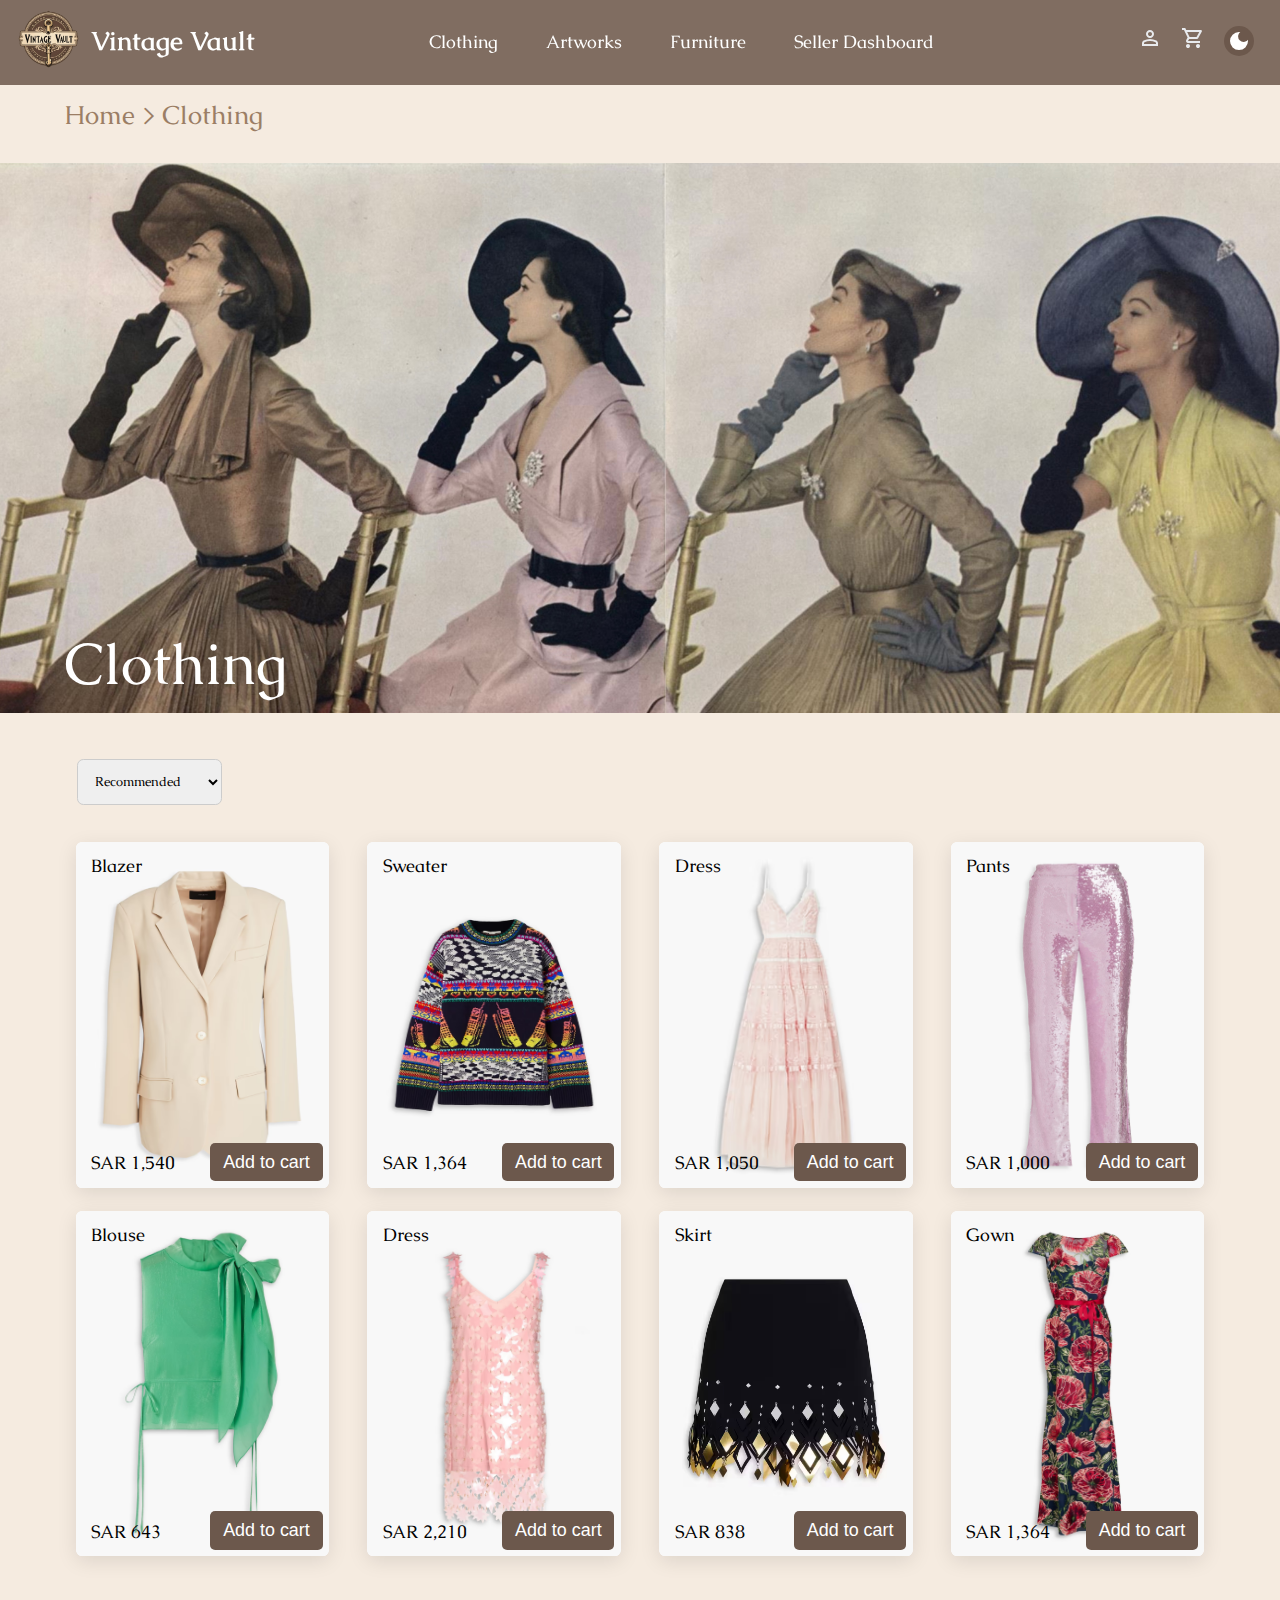
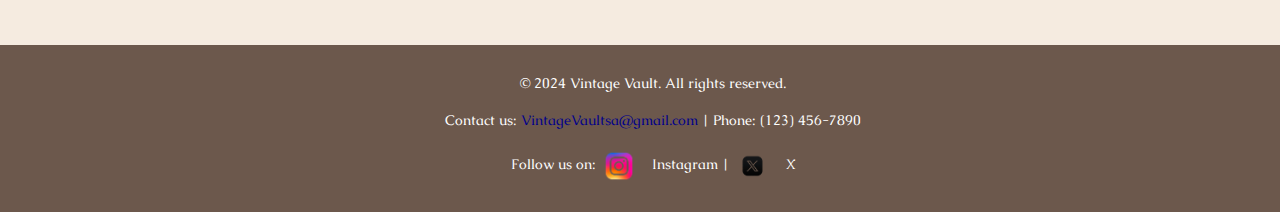
<file: clothing.html>
<!DOCTYPE html>
<html lang="en">
    
<head>
    <meta charset="UTF-8">
    <meta name="viewport" content="width=device-width, initial-scale=1.0">
    <title>Clothing</title>
    <link rel="stylesheet" href="Styles.css">
    <link rel="stylesheet" href="category.css">
    <link rel="icon" href="images/favicon-32x32.png" type="image/png">
    <link rel="preconnect" href="https://fonts.googleapis.com">
<link rel="preconnect" href="https://fonts.gstatic.com" crossorigin>
<link href="https://fonts.googleapis.com/css2?family=Caudex:ital,wght@0,400;0,700;1,400;1,700&display=swap" rel="stylesheet">
</head>
<body>
    <header>
      <nav class="navbar">
        <div class="logo">
          <!--<div class="hamburger" onclick="toggleMenu()">☰</div>-->
            <a href="index.html" target="_self"> 
                <img src="images/Logo-removebg-preview.png" alt="Website Logo">
            </a>
        </div>
        <h1>Vintage Vault</h1> 
        
        <ul class="nav-menu">
            <li class="nav-item"><a class="nav-link" href="clothing.html">Clothing</a></li>
            <li class="nav-item"><a class="nav-link" href="artworks.html">Artworks</a></li>
            <li><a class="nav-link" href="furniture.html">Furniture</a></li>
            <li><a class="nav-link" href="sallerDashboard.html">Seller Dashboard</a></li>
        </ul>
        <!-- Icons container -->
    <div class="nav-icons">
      <a class="nav-link" href="customerDashboard.html">
        <svg xmlns="http://www.w3.org/2000/svg" height="24px" viewBox="0 -960 960 960" width="24px" fill="#e8eaed">
          <path d="M480-480q-66 0-113-47t-47-113q0-66 47-113t113-47q66 0 113 47t47 113q0 66-47 113t-113 47ZM160-160v-112q0-34 17.5-62.5T224-378q62-31 126-46.5T480-440q66 0 130 15.5T736-378q29 15 46.5 43.5T800-272v112H160Zm80-80h480v-32q0-11-5.5-20T700-306q-54-27-109-40.5T480-360q-56 0-111 13.5T260-306q-9 5-14.5 14t-5.5 20v32Zm240-320q33 0 56.5-23.5T560-640q0-33-23.5-56.5T480-720q-33 0-56.5 23.5T400-640q0 33 23.5 56.5T480-560Zm0-80Zm0 400Z"/>
        </svg>
      </a>
      <a class="nav-link" href="cart.html">
        <svg xmlns="http://www.w3.org/2000/svg" height="24px" viewBox="0 -960 960 960" width="24px" fill="#e8eaed">
          <path d="M280-80q-33 0-56.5-23.5T200-160q0-33 23.5-56.5T280-240q33 0 56.5 23.5T360-160q0 33-23.5 56.5T280-80Zm400 0q-33 0-56.5-23.5T600-160q0-33 23.5-56.5T680-240q33 0 56.5 23.5T760-160q0 33-23.5 56.5T680-80ZM246-720l96 200h280l110-200H246Zm-38-80h590q23 0 35 20.5t1 41.5L692-482q-11 20-29.5 31T622-440H324l-44 80h480v80H280q-45 0-68-39.5t-2-78.5l54-98-144-304H40v-80h130l38 80Zm134 280h280-280Z"/>
        </svg>
      </a>
      <button id="theme-switch" class="theme-toggle">
        <svg xmlns="http://www.w3.org/2000/svg" height="24px" viewBox="0 -960 960 960" width="24px" fill="#e8eaed"><path d="M480-280q-83 0-141.5-58.5T280-480q0-83 58.5-141.5T480-680q83 0 141.5 58.5T680-480q0 83-58.5 141.5T480-280ZM200-440H40v-80h160v80Zm720 0H760v-80h160v80ZM440-760v-160h80v160h-80Zm0 720v-160h80v160h-80ZM256-650l-101-97 57-59 96 100-52 56Zm492 496-97-101 53-55 101 97-57 59Zm-98-550 97-101 59 57-100 96-56-52ZM154-212l101-97 55 53-97 101-59-57Z"/></svg>

        <svg xmlns="http://www.w3.org/2000/svg" height="24px" viewBox="0 -960 960 960" width="24px" fill="#e8eaed">
          <path d="M480-120q-150 0-255-105T120-480q0-150 105-255t255-105q14 0 27.5 1t26.5 3q-41 29-65.5 75.5T444-660q0 90 63 153t153 63q55 0 101-24.5t75-65.5q2 13 3 26.5t1 27.5q0 150-105 255T480-120Z"/>
        </svg>
      </button>
    </div>
        <div class="humburger">
          <span class="bar"></span>
          <span class="bar"></span>
          <span class="bar"></span>
        </div>
    </nav>
        <div class="Breadcrumb">
          <p><a href="index.html">Home</a> >  Clothing</p>
      </div>
    

    <div class="category-container">
        <img src="images/clothing.JPEG" alt="clothing" style="width: 100%;">
        <div class="category-bottom-left">Clothing</div>
    </div>
   
  </header>

    <main>
    <select id="sort-options" class="sort-by" onchange="sortProducts()">
        <optgroup label="Sort By">
            <option value="recommended">Recommended</option>
        </optgroup>
        <optgroup label="Alphabetically">
          <option value="A-Z">From A-Z</option>
          <option value="Z-A">From Z-A</option>
      </optgroup>
        <optgroup label="Price">
            <option value="low-high">Low - High</option>
            <option value="high-low">High - Low</option>
        </optgroup>
    </select>

<div class="product-container">

     <!--1-->
      <div class="card">
        <img src="images/w520_q80.avif" alt="Blazer"  id="img-9">
        <div class="top-left" id="name-9">Blazer</div>
        <div class="product-info">
          <p>Jackie cady blazer</p>
        </div>
        <div class="bottom-left" id="price-9">SAR 1,540</div>
        <button class="bottom-right" id="add-9" onclick="toggleCartItem(9)">Add to cart</button>
        <div class="quantity-control hidden" id="quantity-control-9">
          <button onclick="decreaseQuantity(9)">−</button>
          <span id="quantity-9">1</span>
          <button onclick="increaseQuantity(9)">+</button>
        </div>
      </div> 

     <!--2-->
      <div class="card">
        <img src="images/w520_q80(1).avif" alt="Sweater"  id="img-10">
        <div class="top-left" id="name-10">Sweater</div>
        <div class="product-info">
          <p>oversized jacquard-knit wool-blend sweater</p>
        </div>
        <div class="bottom-left" id="price-10">SAR 1,364</div>
        <button class="bottom-right" id="add-10" onclick="toggleCartItem(10)">Add to cart</button>
        <div class="quantity-control hidden" id="quantity-control-10">
          <button onclick="decreaseQuantity(10)">−</button>
          <span id="quantity-10">1</span>
          <button onclick="increaseQuantity(10)">+</button>
        </div>
      </div> 

       <!--3-->
      <div class="card">
        <img src="images/w220_q80(1).avif" alt="Dress"  id="img-11">
        <div class="top-left" id="name-11">Dress</div>
        <div class="product-info">
          <p>Satin-trimmed embroidered tulle gown</p>
        </div>
        <div class="bottom-left" id="price-11">SAR 1,050</div>
        <button class="bottom-right" id="add-11" onclick="toggleCartItem(11)">Add to cart</button>
        <div class="quantity-control hidden" id="quantity-control-11">
          <button onclick="decreaseQuantity(11)">−</button>
          <span id="quantity-11">1</span>
          <button onclick="increaseQuantity(11)">+</button>
        </div>
      </div> 

       <!--4-->
      <div class="card">
        <img src="images/w1020_q80(6).avif" alt="Pants"  id="img-12">
        <div class="top-left" id="name-12">Pants</div>
         <div class="product-info">
          <p>Sequined stretch-mesh straight-leg pants</p>
        </div>
        <div class="bottom-left" id="price-12">SAR 1,000</div>
        <button class="bottom-right" id="add-12" onclick="toggleCartItem(12)">Add to cart</button>
        <div class="quantity-control hidden" id="quantity-control-12">
          <button onclick="decreaseQuantity(12)">−</button>
          <span id="quantity-12">1</span>
          <button onclick="increaseQuantity(12)">+</button>
        </div>
       </div> 


       <!--5-->
       <div class="card">
        <img src="images/w1020_q80(1).avif" alt="Blouse"  id="img-13">
        <div class="top-left" id="name-13">Blouse</div>
        <div class="product-info">
          <p>Tabard bow-detailed metallic crepon blouse</p>
        </div>
        <div class="bottom-left" id="price-13">SAR 643</div>
        <button class="bottom-right" id="add-13" onclick="toggleCartItem(13)">Add to cart</button>
        <div class="quantity-control hidden" id="quantity-control-13">
          <button onclick="decreaseQuantity(13)">−</button>
          <span id="quantity-13">1</span>
          <button onclick="increaseQuantity(13)">+</button>
        </div> 
      </div> 

       <!--6-->
      <div class="card">
        <img src="images/w1020_q80(2).avif" alt="Dress"  id="img-14">
        <div class="top-left" id="name-14">Dress</div>
        <div class="product-info">
          <p>Sequin-embellished chainmail mini dress</p>
        </div>
        <div class="bottom-left" id="price-14">SAR 2,210</div>
        <button class="bottom-right" id="add-14" onclick="toggleCartItem(14)">Add to cart</button>
        <div class="quantity-control hidden" id="quantity-control-14">
          <button onclick="decreaseQuantity(14)">−</button>
          <span id="quantity-14">1</span>
          <button onclick="increaseQuantity(14)">+</button>
        </div>
      </div> 

       <!--7-->
      <div class="card">
        <img src="images/w1020_q80(3).avif" alt="Skirt"  id="img-15">
        <div class="top-left" id="name-15">Skirt</div>
        <div class="product-info">
          <p>Embellished laser-cut crepe mini skirt</p>
        </div>
        <div class="bottom-left" id="price-15">SAR 838</div>
        <button class="bottom-right" id="add-15" onclick="toggleCartItem(15)">Add to cart</button>
        <div class="quantity-control hidden" id="quantity-control-15">
          <button onclick="decreaseQuantity(15)">−</button>
          <span id="quantity-15">1</span>
          <button onclick="increaseQuantity(15)">+</button>
        </div>
      </div> 

       <!--8-->
      <div class="card">
        <img src="images/w1020_q80(4).avif" alt="Gown"  id="img-16">
        <div class="top-left" id="name-16">Gown</div>
        <div class="product-info">
          <p>Embroidered tulle gown</p>
        </div>
        <div class="bottom-left" id="price-16">SAR 1,364</div>
        <button class="bottom-right" id="add-16" onclick="toggleCartItem(16)">Add to cart</button>
        <div class="quantity-control hidden" id="quantity-control-16">
          <button onclick="decreaseQuantity(16)">−</button>
          <span id="quantity-16">1</span>
          <button onclick="increaseQuantity(16)">+</button>
        </div>
      </div> 

      </div>
    </main>

    <footer>
      <p>&copy; 2024 Vintage Vault. All rights reserved.</p>
      <p>Contact us: <a href="mailto:VintageVaultsa@gmail.com" style="color:darkblue;">VintageVaultsa@gmail.com</a> | Phone: (123) 456-7890</p>
      <p>Follow us on: 
          <a href="https://www.instagram.com/VintageVaultStore" target="_blank">
              <img src="images/instagram.icon.png" alt="Instagram Icon" width="30" height="30"> Instagram
          </a> | 
          <a href="https://www.x.com/VintageVaultSa" target="_blank">
              <img src="images/X.icon.png" alt="X Icon" width="37" height="30"> X
          </a>
      </p>
  </footer>


    <script src="theme.js"></script>

<script src="category.js"></script>


</body>
</html>
</file>
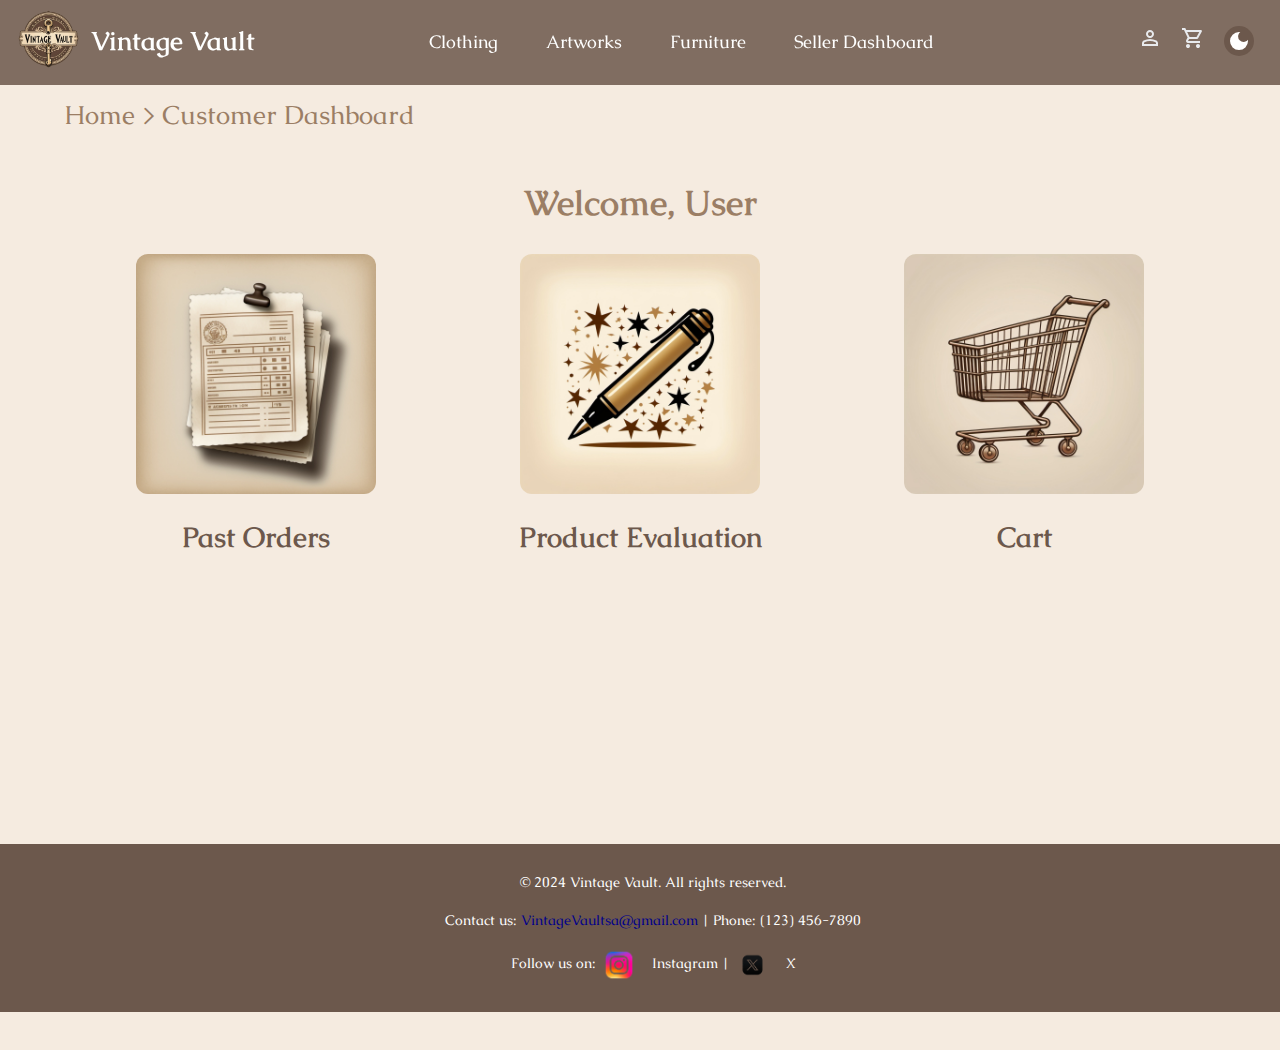
<file: customerDashboard.html>
<!DOCTYPE HTML>
<html lang='en'>

<head>
    <meta charset="UTF-8">
    <meta name="viewport" content="width=device-width, initial-scale=1.0">

    <title>Customer Dashboard</title>
    <link rel="stylesheet" href="Styles.css">
    <link rel="stylesheet" href="UserH.css">
    <link rel="icon" href="images/favicon-32x32.png" type="image/png">
    <link rel="preconnect" href="https://fonts.googleapis.com">
<link rel="preconnect" href="https://fonts.gstatic.com" crossorigin>
<link href="https://fonts.googleapis.com/css2?family=Caudex:ital,wght@0,400;0,700;1,400;1,700&display=swap" rel="stylesheet">

</head>

<body>
    <header>
        <nav class="navbar">
        <div class="logo">
          <!--<div class="hamburger" onclick="toggleMenu()">☰</div>-->
            <a href="index.html" target="_self"> 
                <img src="images/Logo-removebg-preview.png" alt="Website Logo">
            </a>
        </div>
        <h1>Vintage Vault</h1> 
        
        <ul class="nav-menu">
            <li class="nav-item"><a class="nav-link" href="clothing.html">Clothing</a></li>
            <li class="nav-item"><a class="nav-link" href="artworks.html">Artworks</a></li>
            <li><a class="nav-link" href="furniture.html">Furniture</a></li>
            <li><a class="nav-link" href="sallerDashboard.html">Seller Dashboard</a></li>
        </ul>
        <!-- Icons container -->
    <div class="nav-icons">
      <a class="nav-link" href="customerDashboard.html">
        <svg xmlns="http://www.w3.org/2000/svg" height="24px" viewBox="0 -960 960 960" width="24px" fill="#e8eaed">
          <path d="M480-480q-66 0-113-47t-47-113q0-66 47-113t113-47q66 0 113 47t47 113q0 66-47 113t-113 47ZM160-160v-112q0-34 17.5-62.5T224-378q62-31 126-46.5T480-440q66 0 130 15.5T736-378q29 15 46.5 43.5T800-272v112H160Zm80-80h480v-32q0-11-5.5-20T700-306q-54-27-109-40.5T480-360q-56 0-111 13.5T260-306q-9 5-14.5 14t-5.5 20v32Zm240-320q33 0 56.5-23.5T560-640q0-33-23.5-56.5T480-720q-33 0-56.5 23.5T400-640q0 33 23.5 56.5T480-560Zm0-80Zm0 400Z"/>
        </svg>
      </a>
      <a class="nav-link" href="cart.html">
        <svg xmlns="http://www.w3.org/2000/svg" height="24px" viewBox="0 -960 960 960" width="24px" fill="#e8eaed">
          <path d="M280-80q-33 0-56.5-23.5T200-160q0-33 23.5-56.5T280-240q33 0 56.5 23.5T360-160q0 33-23.5 56.5T280-80Zm400 0q-33 0-56.5-23.5T600-160q0-33 23.5-56.5T680-240q33 0 56.5 23.5T760-160q0 33-23.5 56.5T680-80ZM246-720l96 200h280l110-200H246Zm-38-80h590q23 0 35 20.5t1 41.5L692-482q-11 20-29.5 31T622-440H324l-44 80h480v80H280q-45 0-68-39.5t-2-78.5l54-98-144-304H40v-80h130l38 80Zm134 280h280-280Z"/>
        </svg>
      </a>
      <button id="theme-switch" class="theme-toggle">
        <svg xmlns="http://www.w3.org/2000/svg" height="24px" viewBox="0 -960 960 960" width="24px" fill="#e8eaed"><path d="M480-280q-83 0-141.5-58.5T280-480q0-83 58.5-141.5T480-680q83 0 141.5 58.5T680-480q0 83-58.5 141.5T480-280ZM200-440H40v-80h160v80Zm720 0H760v-80h160v80ZM440-760v-160h80v160h-80Zm0 720v-160h80v160h-80ZM256-650l-101-97 57-59 96 100-52 56Zm492 496-97-101 53-55 101 97-57 59Zm-98-550 97-101 59 57-100 96-56-52ZM154-212l101-97 55 53-97 101-59-57Z"/></svg>

        <svg xmlns="http://www.w3.org/2000/svg" height="24px" viewBox="0 -960 960 960" width="24px" fill="#e8eaed">
          <path d="M480-120q-150 0-255-105T120-480q0-150 105-255t255-105q14 0 27.5 1t26.5 3q-41 29-65.5 75.5T444-660q0 90 63 153t153 63q55 0 101-24.5t75-65.5q2 13 3 26.5t1 27.5q0 150-105 255T480-120Z"/>
        </svg>
      </button>
    </div>
        <div class="humburger">
          <span class="bar"></span>
          <span class="bar"></span>
          <span class="bar"></span>
        </div>
    </nav>
        <div class='Breadcrumb'>
            <p><a href="index.html">Home</a> > Customer Dashboard</p>
        </div>
    </header>

    <main>
        

        <h2>Welcome, User</h2>

        <div id='CustomerBox'>
            <a href='pastOrder.html'>
                <img src="images/pastordersicon.jpg" alt="Link to past orders page">
                <h3>Past Orders</h3>
            </a>
            <a href='Eval.html'>
                <img src="images/producteval.jpg" alt="Link to product evaluation page">
                <h3>Product Evaluation</h3>
            </a>
            <a href='cart.html'>
                <img src="images/carticon.jpg" alt="Link to cart page">
                <h3>Cart</h3>
            </a>
        </div>
    </main>

    <footer>
        <p>&copy; 2024 Vintage Vault. All rights reserved.</p>
        <p>Contact us: <a href="mailto:VintageVaultsa@gmail.com" style="color:darkblue;">VintageVaultsa@gmail.com</a> | Phone: (123) 456-7890</p>
        <p>Follow us on: 
            <a href="https://www.instagram.com/VintageVaultStore" target="_blank">
                <img src="images/instagram.icon.png" alt="Instagram Icon" width="30" height="30"> Instagram
            </a> | 
            <a href="https://www.x.com/VintageVaultSa" target="_blank">
                <img src="images/X.icon.png" alt="X Icon" width="37" height="30"> X
            </a>
        </p>
    </footer>
    
    <script src="theme.js"></script>

</body>

</html>
</file>
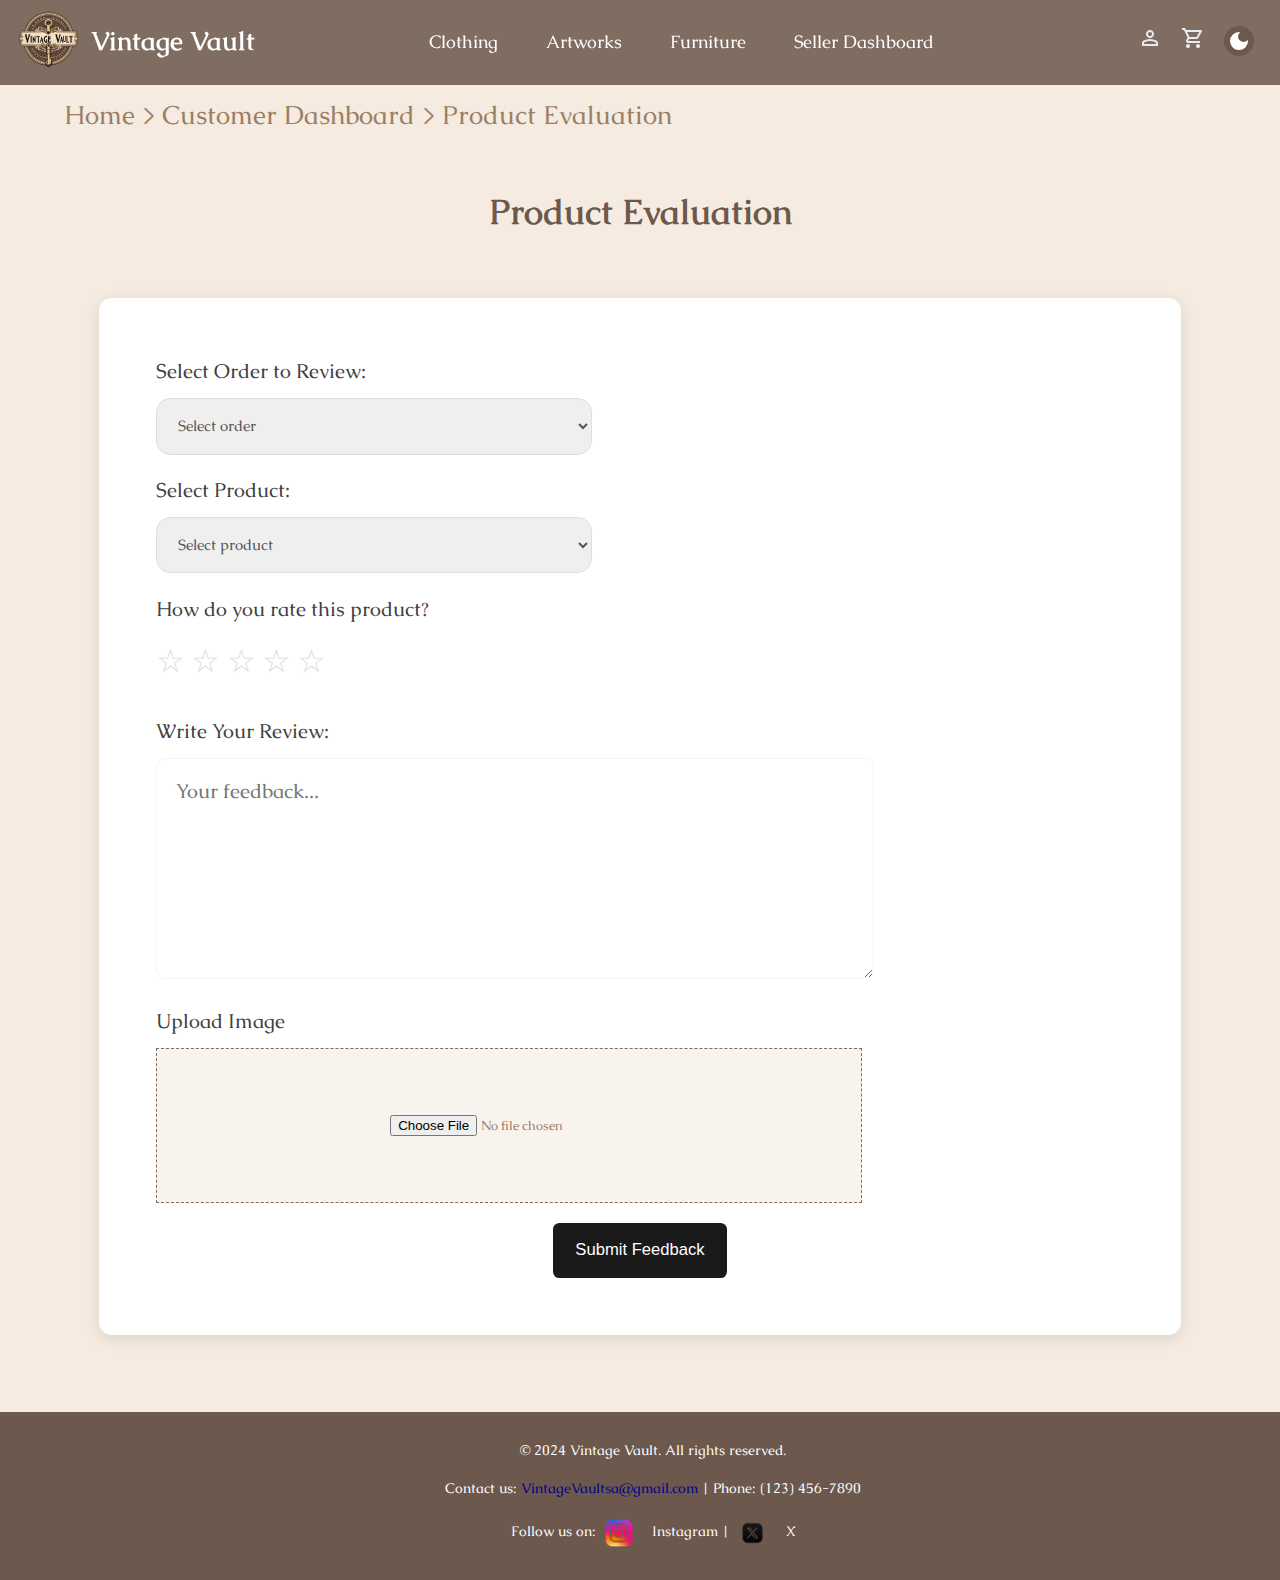
<file: Eval.html>
<!DOCTYPE html>
<html lang="en">
<head>
    <meta charset = "UTF-8">
    <meta name="viewport" content="width=device-width, initial-scale=1.0">

<title> product Evaluation</title>
<link rel="stylesheet" href="Styles.css">
<link rel="icon" href="images/favicon-32x32.png" type="image/png">
<link rel="preconnect" href="https://fonts.googleapis.com">
<link rel="preconnect" href="https://fonts.gstatic.com" crossorigin>
<link href="https://fonts.googleapis.com/css2?family=Caudex:ital,wght@0,400;0,700;1,400;1,700&display=swap" rel="stylesheet">

<style>

.container {
  max-width: 100%;
  margin: 5% 3%;
  background-color: white;
  padding: 5%;
  border-radius: 0.8rem;
  box-shadow: 0 0.2rem 1rem rgba(0, 0, 0, 0.1);
}

#header {
  text-align: center;
  margin-Top: 3%;
  color: #6c584c;
}

.form-group {
  margin-bottom: 2%;
}


label {
  font-size: 1.6vw;
  margin-bottom: 1%;
  display: block;
  color: #403f3f;
}


select {
  width: 45%;
  padding: 1.7% ;
  border: 0.1vw solid #dfdddd;
  border-radius: 0.9rem;
  font-size: 1.2vw;
  color: #565555;
}

select:hover {
    background-color: #dbd6d6; 
}

select:focus {
    border-color: #6a6a6a; 
    outline: none; 
}


textarea {
  width: 70%;
  height: 20vh; /* Height as a percentage of the viewport height */
  padding: 2%;
  border: 0.1vw solid #f9f4f4;
  border-radius: 0.6rem;
  font-size: 1.6vw;
}
textarea:focus {
    border-color: #6a6a6a; 
    outline: none; 
}
.rating {
  display: flex;
  flex-direction: row-reverse;
  justify-content: flex-end;
}

.rating > input {
  display: none;
}

.rating > label {
  position: relative;
  width: 1.1em;
  font-size: 2rem;
  color: #ddd;
  cursor: pointer;
}

.rating > label::before {
  content: "★";
  position: absolute;
  opacity: 0;
}

.rating > label:hover:before,
.rating > label:hover ~ label:before,
.rating:not(:hover) > :checked ~ label:before {
  opacity: 1 !important;
}

.upload-container {
  display: flex;
  justify-content: center;
  align-items: center;
  margin-bottom: 2%;
  padding: 3vw;
  background-color: #f5ebe093;
  border: #6c584cdb dashed 0.1vw ;
  width: 49vw;
  height: 6vw;
}

#submitButton {
  display: block;
  margin: 0 auto;
  background-color: #191a19;
  color: white;
  padding: 1.8% 2.3%;
  border: none;
  border-radius: 0.4rem;
  font-size: 1.3vw;
}

#submitButton:hover {
  background-color: #565555;
}

@media (max-width: 799px) {
  .container {
    margin: 5%;
    padding: 4%;
  }


  #header {
    font-size: 5vw; 
    margin-top: 2%; 
  }

  label {
    font-size: 4vw;
  }

  select,
  textarea {
    width: 80%; 
    font-size: 4vw;
  }

  select {
    padding: 4%;
  }

  textarea {
    height: 18vh;
  }


  .rating > label {
    font-size: 5vw; 
  }


  .upload-container {
    width: 80%; 
    height: auto;
    padding: 6vw;
  }

  
  #submitButton {
    width: 30%;
    height: 4vh;
    font-size: 2vw;
    
  }


  select {
    font-size: 4vw;
  }


  h1 {
    font-size: 6vw;
    margin-top: 1em; 
    text-align: center;
  }

  .Breadcrumb {
    position: absolute;
    top: 7em;
  }
}
</style>
</head>
<body>
<header>
  <nav class="navbar">
    <div class="logo">
      <!--<div class="hamburger" onclick="toggleMenu()">☰</div>-->
        <a href="index.html" target="_self"> 
            <img src="images/Logo-removebg-preview.png" alt="Website Logo">
        </a>
    </div>
    <h1>Vintage Vault</h1> 
    
    <ul class="nav-menu">
        <li class="nav-item"><a class="nav-link" href="clothing.html">Clothing</a></li>
        <li class="nav-item"><a class="nav-link" href="artworks.html">Artworks</a></li>
        <li><a class="nav-link" href="furniture.html">Furniture</a></li>
        <li><a class="nav-link" href="sallerDashboard.html">Seller Dashboard</a></li>
    </ul>
    <!-- Icons container -->
<div class="nav-icons">
  <a class="nav-link" href="customerDashboard.html">
    <svg xmlns="http://www.w3.org/2000/svg" height="24px" viewBox="0 -960 960 960" width="24px" fill="#e8eaed">
      <path d="M480-480q-66 0-113-47t-47-113q0-66 47-113t113-47q66 0 113 47t47 113q0 66-47 113t-113 47ZM160-160v-112q0-34 17.5-62.5T224-378q62-31 126-46.5T480-440q66 0 130 15.5T736-378q29 15 46.5 43.5T800-272v112H160Zm80-80h480v-32q0-11-5.5-20T700-306q-54-27-109-40.5T480-360q-56 0-111 13.5T260-306q-9 5-14.5 14t-5.5 20v32Zm240-320q33 0 56.5-23.5T560-640q0-33-23.5-56.5T480-720q-33 0-56.5 23.5T400-640q0 33 23.5 56.5T480-560Zm0-80Zm0 400Z"/>
    </svg>
  </a>
  <a class="nav-link" href="cart.html">
    <svg xmlns="http://www.w3.org/2000/svg" height="24px" viewBox="0 -960 960 960" width="24px" fill="#e8eaed">
      <path d="M280-80q-33 0-56.5-23.5T200-160q0-33 23.5-56.5T280-240q33 0 56.5 23.5T360-160q0 33-23.5 56.5T280-80Zm400 0q-33 0-56.5-23.5T600-160q0-33 23.5-56.5T680-240q33 0 56.5 23.5T760-160q0 33-23.5 56.5T680-80ZM246-720l96 200h280l110-200H246Zm-38-80h590q23 0 35 20.5t1 41.5L692-482q-11 20-29.5 31T622-440H324l-44 80h480v80H280q-45 0-68-39.5t-2-78.5l54-98-144-304H40v-80h130l38 80Zm134 280h280-280Z"/>
    </svg>
  </a>
  <button id="theme-switch" class="theme-toggle">
    <svg xmlns="http://www.w3.org/2000/svg" height="24px" viewBox="0 -960 960 960" width="24px" fill="#e8eaed"><path d="M480-280q-83 0-141.5-58.5T280-480q0-83 58.5-141.5T480-680q83 0 141.5 58.5T680-480q0 83-58.5 141.5T480-280ZM200-440H40v-80h160v80Zm720 0H760v-80h160v80ZM440-760v-160h80v160h-80Zm0 720v-160h80v160h-80ZM256-650l-101-97 57-59 96 100-52 56Zm492 496-97-101 53-55 101 97-57 59Zm-98-550 97-101 59 57-100 96-56-52ZM154-212l101-97 55 53-97 101-59-57Z"/></svg>

    <svg xmlns="http://www.w3.org/2000/svg" height="24px" viewBox="0 -960 960 960" width="24px" fill="#e8eaed">
      <path d="M480-120q-150 0-255-105T120-480q0-150 105-255t255-105q14 0 27.5 1t26.5 3q-41 29-65.5 75.5T444-660q0 90 63 153t153 63q55 0 101-24.5t75-65.5q2 13 3 26.5t1 27.5q0 150-105 255T480-120Z"/>
    </svg>
  </button>
</div>
    <div class="humburger">
      <span class="bar"></span>
      <span class="bar"></span>
      <span class="bar"></span>
    </div>
</nav>
    <div class="Breadcrumb">
        <p><a href="index.html">Home</a> > <a href="customerDashboard.html">Customer Dashboard</a> > Product Evaluation</p>
    </div>
   
</header>

<main>
  <h2 id="header">Product Evaluation</h2>
  <div class="container">
      <form id="evaluationForm" method="post" action="submitReview.php">
          <div class="form-group">
              <label for="previousOrders">Select Order to Review:</label>
              <select id="previousOrders" name="previousOrders">
                  <option value="">Select order</option>
                  <option value="Order#12345">Order #12345</option>
                  <option value="Order#12346">Order #12346</option>
                  <option value="Order#12347">Order #12347</option>
                  <option value="Order#12397">Order #12397</option>
              </select>
          </div>
          <div class="form-group">
            <label for="products">Select Product:</label>
            <select id="products" name="products">
                <option value="">Select product</option>
            </select>
        </div>
          <div class="form-group">
              <label>How do you rate this product?</label>
              <div class="rating">
                  <input type="radio" id="star5" name="rating" value="5">
                  <label for="star5">☆</label>
                  <input type="radio" id="star4" name="rating" value="4" >
                  <label for="star4">☆</label>
                  <input type="radio" id="star3" name="rating" value="3" >
                  <label for="star3">☆</label>
                  <input type="radio" id="star2" name="rating" value="2" >
                  <label for="star2">☆</label>
                  <input type="radio" id="star1" name="rating" value="1" >
                  <label for="star1">☆</label>
              </div>
          </div>
          <div class="form-group">
              <label for="comments">Write Your Review:</label>
              <textarea id="comments" name="comments" rows="4" placeholder="Your feedback..." ></textarea>
          </div>
          <div class="form-group">
              <label for="uploadImage">Upload Image</label>
              <div class="upload-container">
                  <input type="file" id="uploadImage" name="uploadImage" accept="image/*">
              </div>
          </div>
          <button type="submit" id="submitButton">Submit Feedback</button>
      </form>
  </div>
</main>

<footer>
  <p>&copy; 2024 Vintage Vault. All rights reserved.</p>
  <p>Contact us: <a href="mailto:VintageVaultsa@gmail.com" style="color:darkblue;">VintageVaultsa@gmail.com</a> | Phone: (123) 456-7890</p>
  <p>Follow us on: 
      <a href="https://www.instagram.com/VintageVaultStore" target="_blank">
          <img src="images/instagram.icon.png" alt="Instagram Icon" width="30" height="30"> Instagram
      </a> | 
      <a href="https://www.x.com/VintageVaultSa" target="_blank">
          <img src="images/X.icon.png" alt="X Icon" width="37" height="30"> X
      </a>
  </p>
</footer>


<script>


    window.addEventListener('load', function() {
    const savedTheme = localStorage.getItem('theme');
    if (savedTheme === 'dark') {
        document.body.classList.add('theme-dark');
    } else {
        document.body.classList.remove('theme-dark');
    }
    const productsByOrder = {
            "Order#12345": ["dress", "Pink Peonies", "Dining Chair"],
            "Order#12346": ["Gown", "Coastal Spring", "Chandelier"],
            "Order#12347": ["dress", "Piano Woman", "Blouse"],
            "Order#12397": ["Sweater", "Skirt", "Wooden Table"]
        };

        document.getElementById('previousOrders').addEventListener('change', function() {
            const selectedOrder = this.value;
            const productSelect = document.getElementById('products');

            // مسح الخيارات السابقة
            productSelect.innerHTML = '<option value="">Select product</option>';

            // إضافة المنتجات الجديدة
            if (productsByOrder[selectedOrder]) {
                productsByOrder[selectedOrder].forEach(function(product) {
                    const option = document.createElement('option');
                    option.value = product;
                    option.textContent = product;
                    productSelect.appendChild(option);
                });
            }
        });
    document.getElementById('evaluationForm').addEventListener('submit', function(e) {
        // Prevent default form submission
        e.preventDefault();  // Stops the form from submitting to the server

        const orderSelect = document.getElementById('previousOrders');
        const productSelect = document.getElementById('products');
        const ratingInputs = document.getElementsByName('rating');
        
        // Validate if an order is selected
        if (orderSelect.value === "") {
            alert("Please select an order to review.");
            return;  // Stop further execution if validation fails
        }

        // Validate if a product is selected
        if (productSelect.value === "") {
            alert("Please select a product.");
            return;
        }

        // Validate if a rating is selected
        let ratingSelected = false;
        for (let i = 0; i < ratingInputs.length; i++) {
            if (ratingInputs[i].checked) {
                ratingSelected = true;
                break;
            }
        }
        if (!ratingSelected) {
            alert("Please select a rating.");
            return;
        }

        // Show a confirmation message with the selected rating
        const selectedProduct = productSelect.value;
        const selectedRating = document.querySelector('input[name="rating"]:checked').value;

        alert(`Thank you for your feedback! Your rating for product ${selectedProduct} is ${selectedRating}`);

        // Redirect to the home page after the alert
        window.location.href = "index.html"; 
    });
});


</script>

<script src="theme.js"></script>


</body>
</html>
</file>
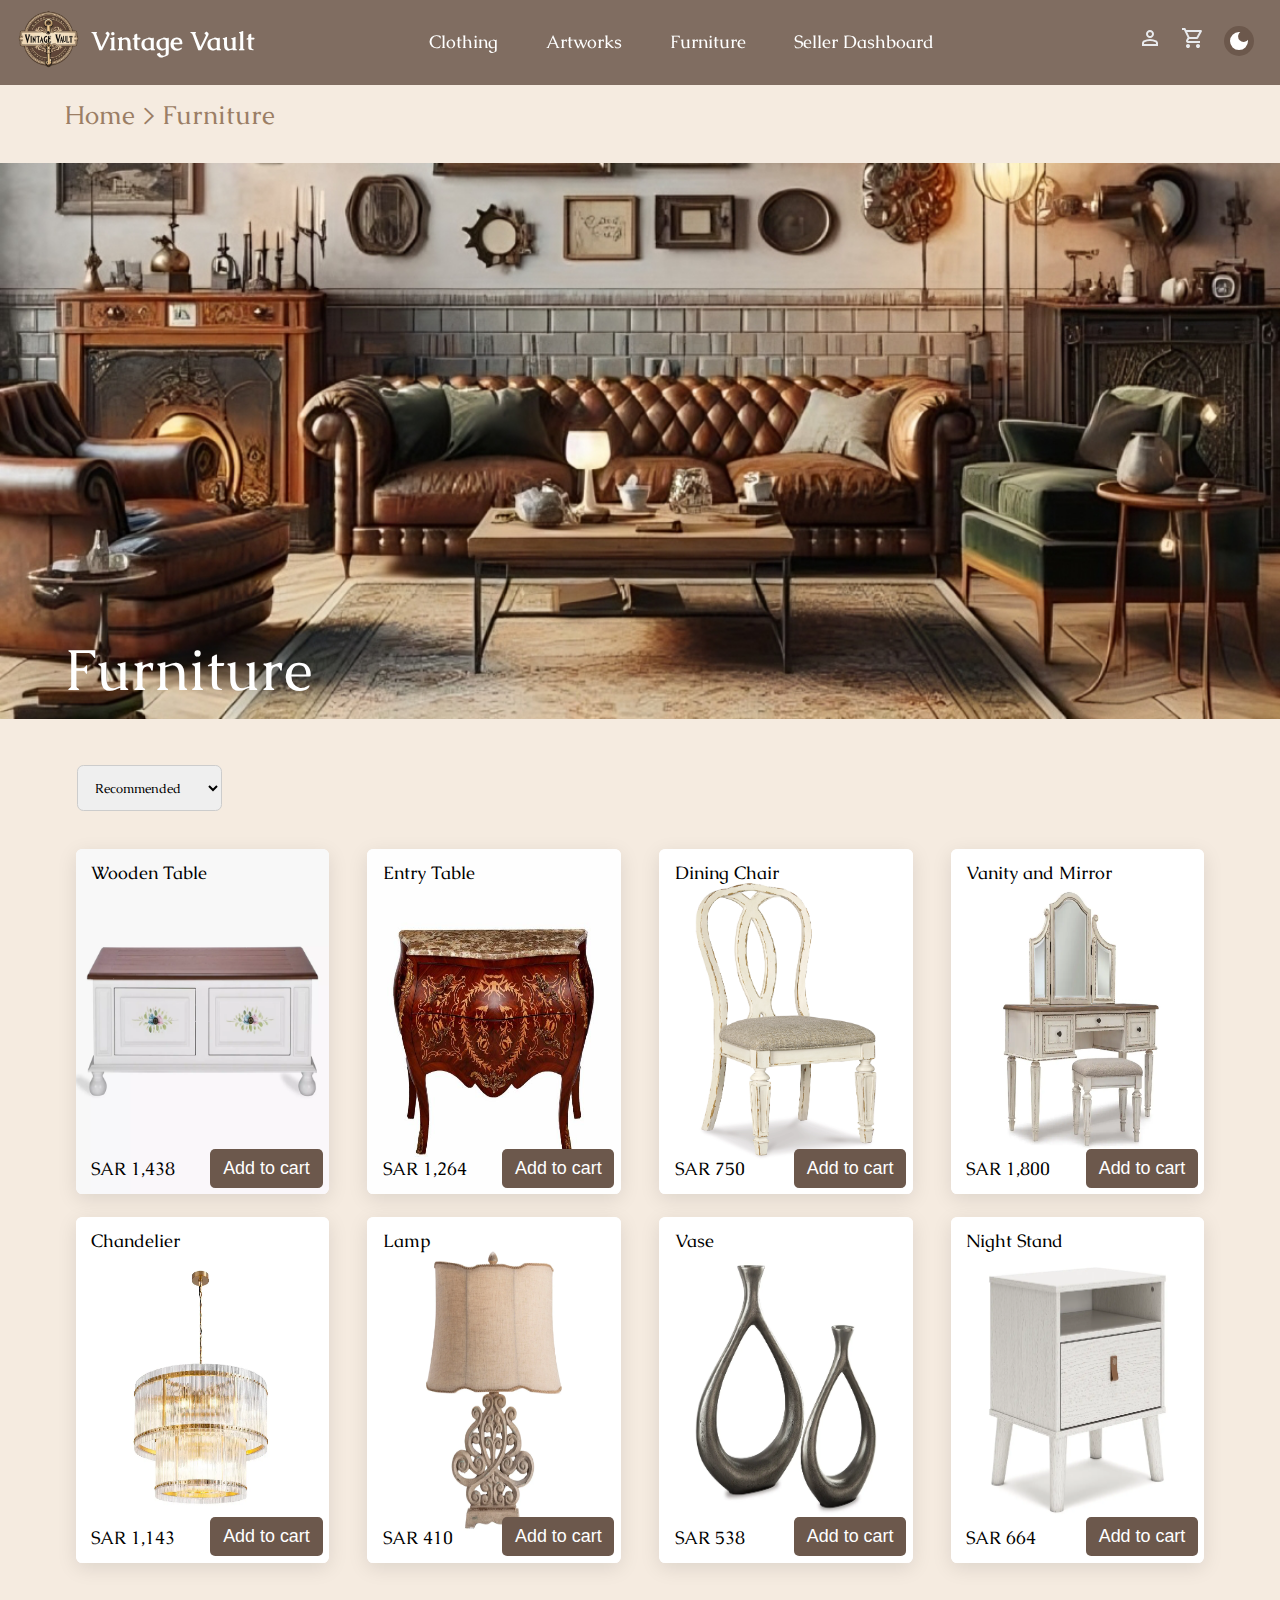
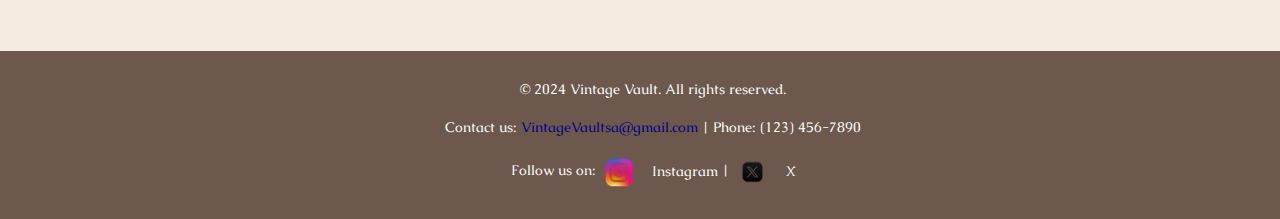
<file: furniture.html>
<!DOCTYPE html>
<html lang="en">
    
<head>
    <meta charset="UTF-8">
    <meta name="viewport" content="width=device-width, initial-scale=1.0">
    <title>Furniture</title>
    <link rel="stylesheet" href="Styles.css">
    <link rel="stylesheet" href="category.css">
    <link rel="icon" href="images/favicon-32x32.png" type="image/png">
    <link rel="preconnect" href="https://fonts.googleapis.com">
<link rel="preconnect" href="https://fonts.gstatic.com" crossorigin>
<link href="https://fonts.googleapis.com/css2?family=Caudex:ital,wght@0,400;0,700;1,400;1,700&display=swap" rel="stylesheet">

</head>
<body>
    <header>
      <nav class="navbar">
        <div class="logo">
          <!--<div class="hamburger" onclick="toggleMenu()">☰</div>-->
            <a href="index.html" target="_self"> 
                <img src="images/Logo-removebg-preview.png" alt="Website Logo">
            </a>
        </div>
        <h1>Vintage Vault</h1> 
        
        <ul class="nav-menu">
            <li class="nav-item"><a class="nav-link" href="clothing.html">Clothing</a></li>
            <li class="nav-item"><a class="nav-link" href="artworks.html">Artworks</a></li>
            <li><a class="nav-link" href="furniture.html">Furniture</a></li>
            <li><a class="nav-link" href="sallerDashboard.html">Seller Dashboard</a></li>
        </ul>
        <!-- Icons container -->
    <div class="nav-icons">
      <a class="nav-link" href="customerDashboard.html">
        <svg xmlns="http://www.w3.org/2000/svg" height="24px" viewBox="0 -960 960 960" width="24px" fill="#e8eaed">
          <path d="M480-480q-66 0-113-47t-47-113q0-66 47-113t113-47q66 0 113 47t47 113q0 66-47 113t-113 47ZM160-160v-112q0-34 17.5-62.5T224-378q62-31 126-46.5T480-440q66 0 130 15.5T736-378q29 15 46.5 43.5T800-272v112H160Zm80-80h480v-32q0-11-5.5-20T700-306q-54-27-109-40.5T480-360q-56 0-111 13.5T260-306q-9 5-14.5 14t-5.5 20v32Zm240-320q33 0 56.5-23.5T560-640q0-33-23.5-56.5T480-720q-33 0-56.5 23.5T400-640q0 33 23.5 56.5T480-560Zm0-80Zm0 400Z"/>
        </svg>
      </a>
      <a class="nav-link" href="cart.html">
        <svg xmlns="http://www.w3.org/2000/svg" height="24px" viewBox="0 -960 960 960" width="24px" fill="#e8eaed">
          <path d="M280-80q-33 0-56.5-23.5T200-160q0-33 23.5-56.5T280-240q33 0 56.5 23.5T360-160q0 33-23.5 56.5T280-80Zm400 0q-33 0-56.5-23.5T600-160q0-33 23.5-56.5T680-240q33 0 56.5 23.5T760-160q0 33-23.5 56.5T680-80ZM246-720l96 200h280l110-200H246Zm-38-80h590q23 0 35 20.5t1 41.5L692-482q-11 20-29.5 31T622-440H324l-44 80h480v80H280q-45 0-68-39.5t-2-78.5l54-98-144-304H40v-80h130l38 80Zm134 280h280-280Z"/>
        </svg>
      </a>
      <button id="theme-switch" class="theme-toggle">
        <svg xmlns="http://www.w3.org/2000/svg" height="24px" viewBox="0 -960 960 960" width="24px" fill="#e8eaed"><path d="M480-280q-83 0-141.5-58.5T280-480q0-83 58.5-141.5T480-680q83 0 141.5 58.5T680-480q0 83-58.5 141.5T480-280ZM200-440H40v-80h160v80Zm720 0H760v-80h160v80ZM440-760v-160h80v160h-80Zm0 720v-160h80v160h-80ZM256-650l-101-97 57-59 96 100-52 56Zm492 496-97-101 53-55 101 97-57 59Zm-98-550 97-101 59 57-100 96-56-52ZM154-212l101-97 55 53-97 101-59-57Z"/></svg>

        <svg xmlns="http://www.w3.org/2000/svg" height="24px" viewBox="0 -960 960 960" width="24px" fill="#e8eaed">
          <path d="M480-120q-150 0-255-105T120-480q0-150 105-255t255-105q14 0 27.5 1t26.5 3q-41 29-65.5 75.5T444-660q0 90 63 153t153 63q55 0 101-24.5t75-65.5q2 13 3 26.5t1 27.5q0 150-105 255T480-120Z"/>
        </svg>
      </button>
    </div>
        <div class="humburger">
          <span class="bar"></span>
          <span class="bar"></span>
          <span class="bar"></span>
        </div>
    </nav>

        <div class="Breadcrumb">
          <p><a href="index.html">Home</a> >  Furniture</p>
      </div>

    

    <div class="category-container">
        <img src="images/furniturebackground.png" alt="furniture" style="width: 100%;">
        <div class="category-bottom-left">Furniture</div>
    </div>

  </header>

    <main>
    <select id="sort-options" class="sort-by" onchange="sortProducts()">
      <optgroup label="Sort By">
          <option value="recommended">Recommended</option>
      </optgroup>
      <optgroup label="Alphabetically">
        <option value="A-Z">From A-Z</option>
        <option value="Z-A">From Z-A</option>
    </optgroup>
      <optgroup label="Price">
          <option value="low-high">Low - High</option>
          <option value="high-low">High - Low</option>
      </optgroup>
  </select>

<div class="product-container">

     <!--1-->
      <div class="card">
        <img src="images/table1.webp" alt="Wooden Table" id="img-17">
        <div class="top-left" id="name-17">Wooden Table</div>
        <div class="product-info">
          <p>Height(cm):51<br>
            Width(cm):122<br>
            Depth(cm):76</p>
        </div>
        <div class="bottom-left" id="price-17">SAR 1,438</div>
        <button class="bottom-right" id="add-17" onclick="toggleCartItem(17)">Add to cart</button>
        <div class="quantity-control hidden" id="quantity-control-17">
          <button onclick="decreaseQuantity(17)">−</button>
          <span id="quantity-17">1</span>
          <button onclick="increaseQuantity(17)">+</button>
        </div>
      </div> 

     <!--2-->
      <div class="card">
        <img src="images/entrytable2.jpg" alt="Entry Table" id="img-18">
        <div class="top-left" id="name-18">Entry Table</div>
        <div class="product-info">
          <p>Height(cm):110<br>
            Width(cm):77<br>
            Depth(cm):40</p>
        </div>
        <div class="bottom-left" id="price-18">SAR 1,264</div>
        <button class="bottom-right" id="add-18" onclick="toggleCartItem(18)">Add to cart</button>
        <div class="quantity-control hidden" id="quantity-control-18">
          <button onclick="decreaseQuantity(18)">−</button>
          <span id="quantity-18">1</span>
          <button onclick="increaseQuantity(18)">+</button>
        </div>
      </div> 

       <!--3-->
      <div class="card">
        <img src="images/output-onlinepngtools.png" alt="Dining Chair" id="img-19">
        <div class="top-left" id="name-19">Dining Chair</div>
        <div class="product-info">
          <p>Height(cm):120<br>
            Width(cm):70</p>
        </div>
        <div class="bottom-left" id="price-19">SAR 750</div>
        <button class="bottom-right" id="add-19" onclick="toggleCartItem(19)">Add to cart</button>
        <div class="quantity-control hidden" id="quantity-control-19">
          <button onclick="decreaseQuantity(19)">−</button>
          <span id="quantity-19">1</span>
          <button onclick="increaseQuantity(19)">+</button>
        </div>
       </div> 

       <!--4-->
      <div class="card">
        <img src="images/Untitleddesign.webp" alt=" Vanity and Mirror" id="img-20">
        <div class="top-left" id="name-20"> Vanity and Mirror</div>
         <div class="product-info">
          <p>Height(cm):150<br>
            Width(cm):170<br>
            Depth(cm):40</p>
        </div>
        <div class="bottom-left" id="price-20">SAR 1,800</div>
        <button class="bottom-right" id="add-20" onclick="toggleCartItem(20)">Add to cart</button>
        <div class="quantity-control hidden" id="quantity-control-20">
        <button onclick="decreaseQuantity(20)">−</button>
        <span id="quantity-20">1</span>
        <button onclick="increaseQuantity(20)">+</button>
      </div>
    </div> 


       <!--5-->
       <div class="card">
        <img src="images/CVPDA168-1_1900xcopy.webp" alt="Chandelier" id="img-21">
        <div class="top-left" id="name-21">Chandelier</div>
        <div class="product-info">
          <p>Height(cm):110<br>
            Width(cm):70
            </p>
        </div>
        <div class="bottom-left" id="price-21">SAR 1,143</div>
        <button class="bottom-right" id="add-21" onclick="toggleCartItem(21)">Add to cart</button>
        <div class="quantity-control hidden" id="quantity-control-21">
        <button onclick="decreaseQuantity(21)">−</button>
        <span id="quantity-21">1</span>
        <button onclick="increaseQuantity(21)">+</button>
      </div> 
    </div> 

       <!--6-->
      <div class="card">
        <img src="images/Sarah-Rustic-White-Wash-Resin-Table-Lamp_-Set-of-2_1900x.webp" alt="Lamp" id="img-22">
        <div class="top-left" id="name-22">Lamp</div>
        <div class="product-info">
            <p>Height(cm):50<br>
                Width(cm):20
                </p>
        </div>
        <div class="bottom-left" id="price-22">SAR 410</div>
        <button class="bottom-right" id="add-22" onclick="toggleCartItem(22)">Add to cart</button>
        <div class="quantity-control hidden" id="quantity-control-22">
          <button onclick="decreaseQuantity(22)">−</button>
          <span id="quantity-22">1</span>
          <button onclick="increaseQuantity(22)">+</button>
        </div>
      </div> 

       <!--7-->
      <div class="card">
        <img src="images/A2000348-SW-P1-KOcopy.webp" alt="Vase" id="img-23">
        <div class="top-left" id="name-23">Vase</div>
        <div class="product-info">
            <p>Height(cm):90<br>
                Width(cm):20
                </p>
        </div>
        <div class="bottom-left" id="price-23">SAR 538</div>
        <button class="bottom-right"  id="add-23" onclick="toggleCartItem(23)">Add to cart</button>
        <div class="quantity-control hidden" id="quantity-control-23">
          <button onclick="decreaseQuantity(23)">−</button>
          <span id="quantity-23">1</span>
          <button onclick="increaseQuantity(23)">+</button>
        </div>
      </div> 

       <!--8-->
      <div class="card">
        <img src="images/EB1024-291-ANGLE-SW-P1-KOcopy.webp" alt="Night Stand" id="img-24">
        <div class="top-left" id="name-24">Night Stand</div>
        <div class="product-info">
            <p>Height(cm):120<br>
                Width(cm):80<br>
                Depth(cm):40</p>
        </div>
        <div class="bottom-left" id="price-24">SAR 664</div>
        <button class="bottom-right" id="add-24" onclick="toggleCartItem(24)">Add to cart</button>
        <div class="quantity-control hidden" id="quantity-control-24">
          <button onclick="decreaseQuantity(24)">−</button>
          <span id="quantity-24">1</span>
          <button onclick="increaseQuantity(24)">+</button>
        </div>
      </div> 

      </div>
    
    </main>
    <footer>
      <p>&copy; 2024 Vintage Vault. All rights reserved.</p>
      <p>Contact us: <a href="mailto:VintageVaultsa@gmail.com" style="color:darkblue;">VintageVaultsa@gmail.com</a> | Phone: (123) 456-7890</p>
      <p>Follow us on: 
          <a href="https://www.instagram.com/VintageVaultStore" target="_blank">
              <img src="images/instagram.icon.png" alt="Instagram Icon" width="30" height="30"> Instagram
          </a> | 
          <a href="https://www.x.com/VintageVaultSa" target="_blank">
              <img src="images/X.icon.png" alt="X Icon" width="37" height="30"> X
          </a>
      </p>
  </footer>


    <script src="theme.js"></script>

<script src="category.js"></script>

</body>
</html>
</file>
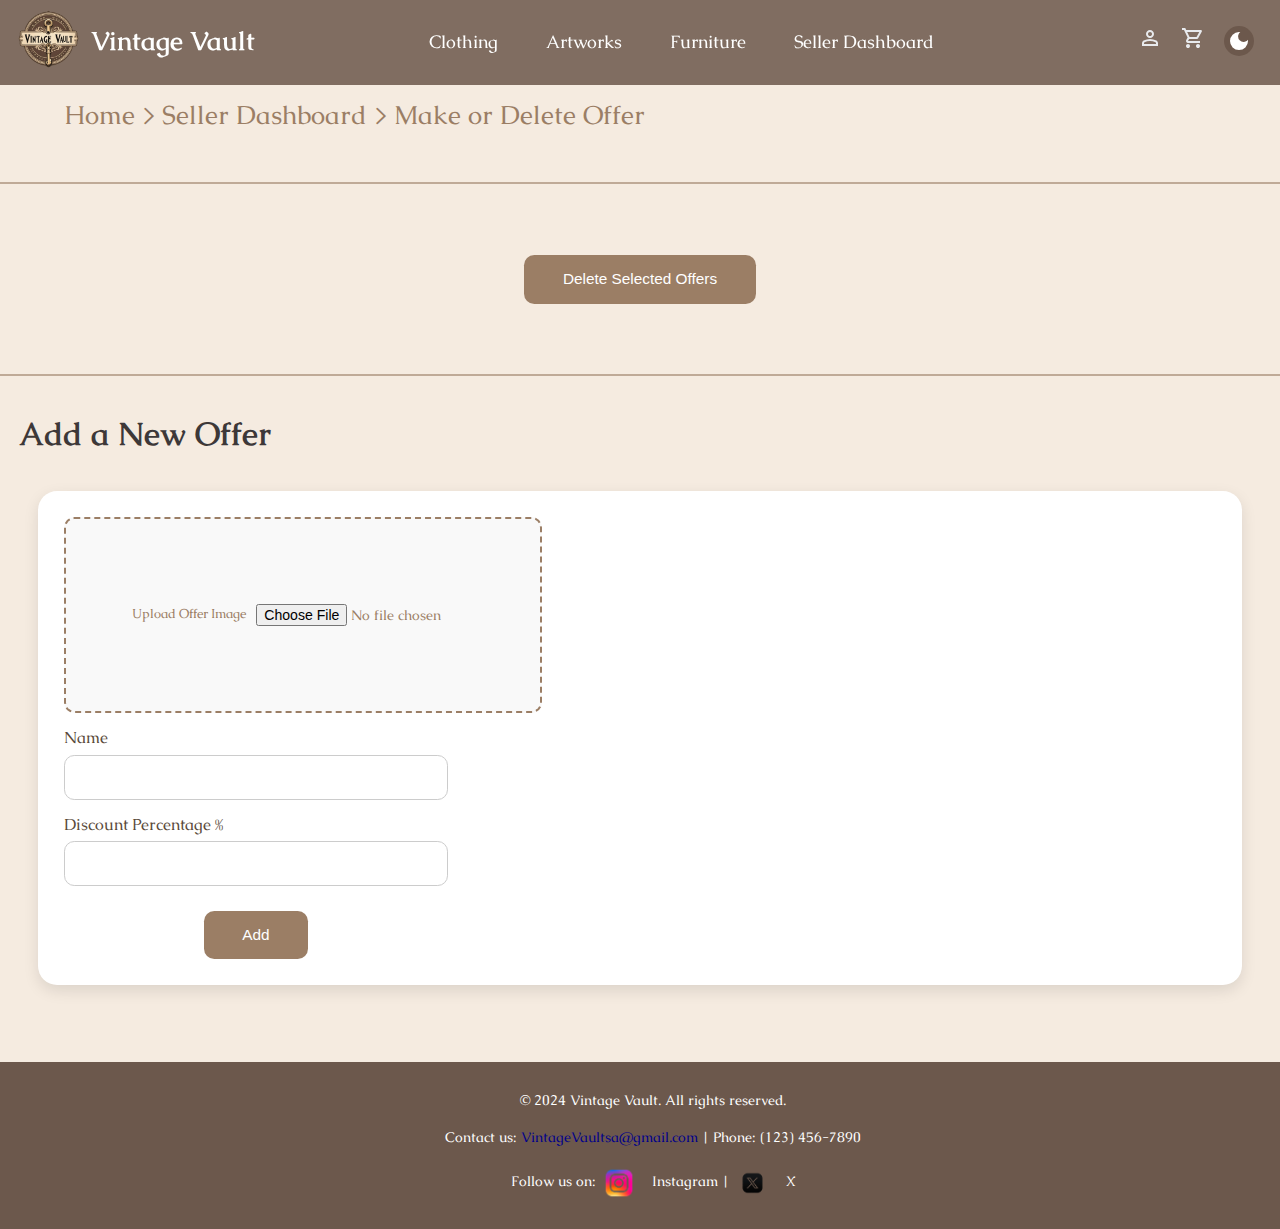
<file: Make-deleteOffer.html>
<!DOCTYPE html>
<html lang="en">
<head>
    <meta charset="UTF-8">
    <meta name="viewport" content="width=device-width, initial-scale=1.0">
    <title>Vintage Vault</title>
    <link rel="stylesheet" href="Styles.css">
    <link rel="icon" href="images/favicon-32x32.png" type="image/png">
    <link rel="preconnect" href="https://fonts.googleapis.com">
    <link rel="preconnect" href="https://fonts.gstatic.com" crossorigin>
    <link href="https://fonts.googleapis.com/css2?family=Caudex:ital,wght@0,400;0,700;1,400;1,700&display=swap" rel="stylesheet">
    
    <style>

        body {
        margin: 0;
        font-family: 'Caudex', serif;
        line-height: 1.6;
        overflow-x: hidden;
        }

        .offer-box, .form-box {
        background-color: #ffffff;
        padding: 2vw;
        margin: 2vw 3vw;
        border-radius: 1.5vw;
        box-shadow: 0 0.4vw 1.2vw rgba(0, 0, 0, 0.1);
         }

        hr {
        border: none; 
        border-top: 2px solid #9B7E65; 
        margin: 2rem 0; 
        opacity: 0.6; 
        }
        @media (max-width: 768px) {
        hr {
            border-top: px solid #9B7E65; 
            margin: 2rem 0;
        }
        }

        h2 {
        font-size: clamp(1.5rem, 2.5vw, 3rem); 
        margin-top: 0;
        margin-bottom: 1em;
        text-align: center;
        color: #9B7E65;
         }

        .offer-box {
            display: flex;
            align-items: center;
            justify-content: space-between;
            width: 90vw;
            height: auto;
        }

        .offer-box input[type="checkbox"] {
            width: 1.6vw;
            height: 1.6vw;
            margin-left: auto;
            margin-right: 1.875vw;
        }

        .offer-box img {
            width: 8vw;
            height: 8vw;
            object-fit: cover;
            margin-right: 1.25vw;
            border-radius: 0.5vw;
            margin-left: 0.5vw;
        }

        .offer-info {
            text-align: left;
            flex-grow: 1;
            background-color: transparent;
            margin-bottom: 0;
        }

        .offer-info p {
            text-align: left;
            margin: 0;
            margin-top: 0.75vw;
        }
        .offer-info h2 {
            text-align: left;
            margin: 0;
            margin-top: 0.75vw;
            font-size:2vw;
        }

        .form-box {
            display: flex;
            align-items: flex-start;
            gap: 2vw;
            padding: 2vw;
            background-color: #ffffff;
            border-radius: 1.5vw;
            box-shadow: 0 0.4vw 1.2vw rgba(0, 0, 0, 0.1);
            max-width: 90vw;
            margin: 0 auto;
        }

        .inputs-box {
            display: flex;
            flex-direction: column;
            width: 100%;
            max-width: 30vw;
        }

        .form-field {
            margin-bottom: 0.9375vw;
        }

        .form-field label {
            display: block;
            margin-bottom: 0.3125vw;
            color: #5A4A3A;
        }

        .form-input {
            padding: 1vw;
            width: 100%;
            box-sizing: border-box;
            border: 0.1vw solid #ccc;
            border-radius: 0.8vw;
        }

        .img-upload {
        display: flex;
        align-items: center;
        justify-content: center;
        width: 100%; 
        height: auto; 
        min-height: 15vw; 
        max-width: 100%;  
        margin-bottom: 1vw;
        border: 0.2vw dashed #9B7E65;
        border-radius: 0.8vw;
        background-color: #f9f9f9;
        }

         @media (max-width: 768px) {
        .img-upload {
        min-height: 20vh;  
        }
        }

        @media (max-width: 768px) {
        .img-upload input[type="file"] {
        font-size: 1.5vw;  
        padding: 1vw 3vw;  
        }
        }

        @media (max-width: 768px) {
            
            #offer-display p {
                font-size: 1.5vw;
            }
        }

        .img-upload input[type="file"] {
            padding: 0.8vw;  
            font-size: 1.1vw;  
            border-radius: 0.8vw;  
            cursor: pointer;  
        }



        .img-upload label {
            padding-left: 5vw;
            font-size: 1vw;
        }

        .delete-container {
            display: flex;
            justify-content: center;
            width: 100%;
        }

        #add, #delete {
            background-color: #9B7E65;
            color: #fff;
            padding: 1.2vw 3vw;
            font-size: 1.2vw;
            border: none;
            border-radius: 0.8vw;
            cursor: pointer;
            margin-top: 1vw;
            transition: background-color 0.3s ease;
            align-self: center;
        }

        #delete {
            margin-top: 3vw;
            margin-bottom: 3vw;
        }

      

        h2 {
            color: #3d3838;
        }

        #label-add {
            text-align: left;
            padding-left: 1.5vw;
        }
        .visually-hidden {
        position: absolute;
        width: 1px;
        height: 1px;
        margin: -1px;
        padding: 0;
        overflow: hidden;
        clip: rect(0, 0, 0, 0);
        border: 0;
    }
    </style>
</head>
<body>
    <header>
        <nav class="navbar">
        <div class="logo">
          <!--<div class="hamburger" onclick="toggleMenu()">☰</div>-->
            <a href="index.html" target="_self"> 
                <img src="images/Logo-removebg-preview.png" alt="Website Logo">
            </a>
        </div>
        <h1>Vintage Vault</h1> 
        
        <ul class="nav-menu">
            <li class="nav-item"><a class="nav-link" href="clothing.html">Clothing</a></li>
            <li class="nav-item"><a class="nav-link" href="artworks.html">Artworks</a></li>
            <li><a class="nav-link" href="furniture.html">Furniture</a></li>
            <li><a class="nav-link" href="sallerDashboard.html">Seller Dashboard</a></li>
        </ul>
        <!-- Icons container -->
    <div class="nav-icons">
      <a class="nav-link" href="customerDashboard.html">
        <svg xmlns="http://www.w3.org/2000/svg" height="24px" viewBox="0 -960 960 960" width="24px" fill="#e8eaed">
          <path d="M480-480q-66 0-113-47t-47-113q0-66 47-113t113-47q66 0 113 47t47 113q0 66-47 113t-113 47ZM160-160v-112q0-34 17.5-62.5T224-378q62-31 126-46.5T480-440q66 0 130 15.5T736-378q29 15 46.5 43.5T800-272v112H160Zm80-80h480v-32q0-11-5.5-20T700-306q-54-27-109-40.5T480-360q-56 0-111 13.5T260-306q-9 5-14.5 14t-5.5 20v32Zm240-320q33 0 56.5-23.5T560-640q0-33-23.5-56.5T480-720q-33 0-56.5 23.5T400-640q0 33 23.5 56.5T480-560Zm0-80Zm0 400Z"/>
        </svg>
      </a>
      <a class="nav-link" href="cart.html">
        <svg xmlns="http://www.w3.org/2000/svg" height="24px" viewBox="0 -960 960 960" width="24px" fill="#e8eaed">
          <path d="M280-80q-33 0-56.5-23.5T200-160q0-33 23.5-56.5T280-240q33 0 56.5 23.5T360-160q0 33-23.5 56.5T280-80Zm400 0q-33 0-56.5-23.5T600-160q0-33 23.5-56.5T680-240q33 0 56.5 23.5T760-160q0 33-23.5 56.5T680-80ZM246-720l96 200h280l110-200H246Zm-38-80h590q23 0 35 20.5t1 41.5L692-482q-11 20-29.5 31T622-440H324l-44 80h480v80H280q-45 0-68-39.5t-2-78.5l54-98-144-304H40v-80h130l38 80Zm134 280h280-280Z"/>
        </svg>
      </a>
      <button id="theme-switch" class="theme-toggle">
        <svg xmlns="http://www.w3.org/2000/svg" height="24px" viewBox="0 -960 960 960" width="24px" fill="#e8eaed"><path d="M480-280q-83 0-141.5-58.5T280-480q0-83 58.5-141.5T480-680q83 0 141.5 58.5T680-480q0 83-58.5 141.5T480-280ZM200-440H40v-80h160v80Zm720 0H760v-80h160v80ZM440-760v-160h80v160h-80Zm0 720v-160h80v160h-80ZM256-650l-101-97 57-59 96 100-52 56Zm492 496-97-101 53-55 101 97-57 59Zm-98-550 97-101 59 57-100 96-56-52ZM154-212l101-97 55 53-97 101-59-57Z"/></svg>

        <svg xmlns="http://www.w3.org/2000/svg" height="24px" viewBox="0 -960 960 960" width="24px" fill="#e8eaed">
          <path d="M480-120q-150 0-255-105T120-480q0-150 105-255t255-105q14 0 27.5 1t26.5 3q-41 29-65.5 75.5T444-660q0 90 63 153t153 63q55 0 101-24.5t75-65.5q2 13 3 26.5t1 27.5q0 150-105 255T480-120Z"/>
        </svg>
      </button>
    </div>
        <div class="humburger">
          <span class="bar"></span>
          <span class="bar"></span>
          <span class="bar"></span>
        </div>
    </nav>
        <div class="Breadcrumb">
            <p><a href="index.html">Home</a> > <a href="sallerDashboard.html">Seller Dashboard</a> > Make or Delete Offer</p>
        </div>
    </header>

    <hr>

    <section>
        <section id="offer-display">

        </section>
        
        <div class="delete-container">
            <button id="delete">Delete Selected Offers</button> 
        </div>
        
    </section>

    <hr>

    <section>
        <h2 id="label-add">Add a New Offer</h2>
    </section>

    <section class="form-box">
        <form id="offer-form"> 
        <div class="img-upload">    
            <label for="offerImage">Upload Offer Image</label>
            <input type="file" name="offerImage" id="offerImage">   
        </div>

        <div class="inputs-box">
            <div class="form-field">
                <label for="name">Name</label>
                <input type="text" id="name" name="offerName" class="form-input">
            </div>

            <div class="form-field">
                <label for="discount">Discount Percentage %</label>
                <input type="number" id="discount" name="discountPercentage" class="form-input">
            </div>

            <button id="add">Add</button>
        </div>
    </form>
    </section>

    <footer>
        <p>&copy; 2024 Vintage Vault. All rights reserved.</p>
        <p>Contact us: <a href="mailto:VintageVaultsa@gmail.com" style="color:darkblue;">VintageVaultsa@gmail.com</a> | Phone: (123) 456-7890</p>
        <p>Follow us on: 
            <a href="https://www.instagram.com/VintageVaultStore" target="_blank">
                <img src="images/instagram.icon.png" alt="Instagram Icon" width="30" height="30"> Instagram
            </a> | 
            <a href="https://www.x.com/VintageVaultSa" target="_blank">
                <img src="images/X.icon.png" alt="X Icon" width="37" height="30"> X
            </a>
        </p>
    </footer>

    
    <script src="theme.js"></script>
    <script src="offers.js"></script>
</body>
</html>
</file>
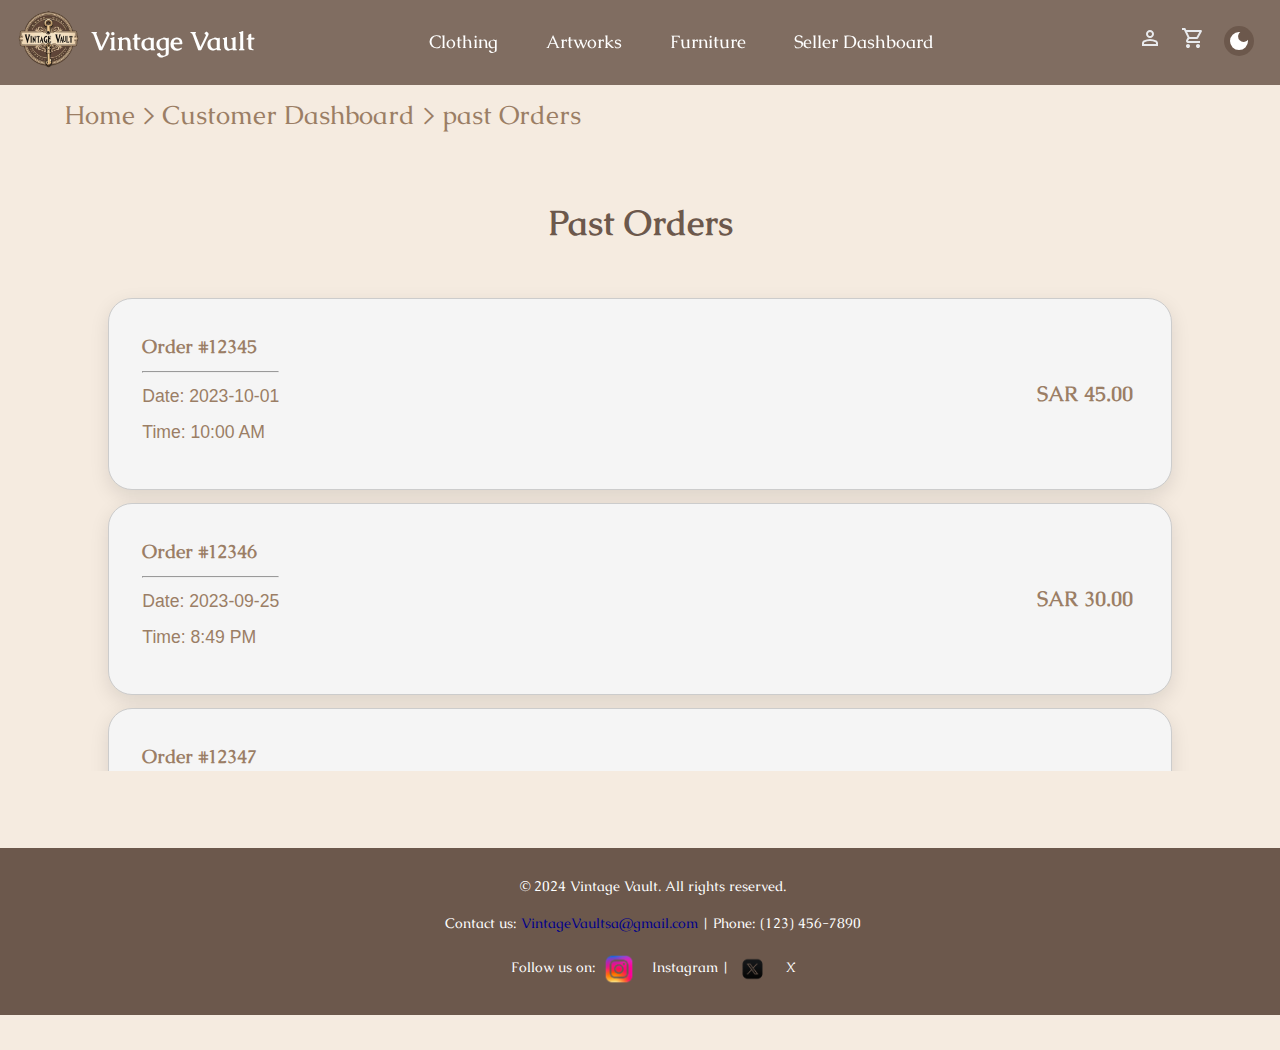
<file: pastOrder.html>
<!DOCTYPE html>
<html lang="en">
<head>
    <meta charset = "UTF-8">
    <meta name="viewport" content="width=device-width, initial-scale=1.0">

<title> Past Order </title>
<link rel="stylesheet" href="Styles.css">
<link rel="icon" href="images/favicon-32x32.png" type="image/png">
<link rel="preconnect" href="https://fonts.googleapis.com">
<link rel="preconnect" href="https://fonts.gstatic.com" crossorigin>
<link href="https://fonts.googleapis.com/css2?family=Caudex:ital,wght@0,400;0,700;1,400;1,700&display=swap" rel="stylesheet">

<style>
.container {
    overflow-y: auto;
    padding: 2%; 
    max-height: 50vh; 
    display: flex;
    flex-direction: column;
    align-items: center;
    margin-top: 2%; 
}
#orderH {
    text-align: center;
    margin:4% 0 2% 0;
    color: #6c584c;
}
.order-item {
    border-width:0.1vw;
    border-style:solid;
    border-color: #ccc;
    padding: 3%;
    margin-bottom: 1.2%; 
    background-color: #f5f5f5;
    width: 90%;
    height: auto; 
    display: flex;
    justify-content: space-between;
    align-items: center;
    border-radius: 1.5em; 
    box-shadow: 0 0.4em 1.2em rgba(0, 0, 0, 0.1); 
}
  
.order-info h3 {
    margin: 0;
    font-size: 1.2em;
}
  
.order-info p {
    font-family: Arial, sans-serif;
    margin: 0.5em 0; 
    font-size: 1.1em; 
}
  
.order-total {
    font-size: 1.3em;
    margin-right: 0.5%; 
    font-weight: bold;
}
@media (max-width: 480px) {
            h1 {
                font-size: 1.5em;
            }

            .order-item {
                padding: 15px;
            }

            .order-info p {
                font-size: 0.7em;
            }

            .order-total {
                font-size: 1em;
            }

            footer {
                font-size: 0.8em;
                    }        }
  </style>
</head>
<body>
<header>
  <nav class="navbar">
    <div class="logo">
      <!--<div class="hamburger" onclick="toggleMenu()">☰</div>-->
        <a href="index.html" target="_self"> 
            <img src="images/Logo-removebg-preview.png" alt="Website Logo">
        </a>
    </div>
    <h1>Vintage Vault</h1> 
    
    <ul class="nav-menu">
        <li class="nav-item"><a class="nav-link" href="clothing.html">Clothing</a></li>
        <li class="nav-item"><a class="nav-link" href="artworks.html">Artworks</a></li>
        <li><a class="nav-link" href="furniture.html">Furniture</a></li>
        <li><a class="nav-link" href="sallerDashboard.html">Seller Dashboard</a></li>
    </ul>
    <!-- Icons container -->
<div class="nav-icons">
  <a class="nav-link" href="customerDashboard.html">
    <svg xmlns="http://www.w3.org/2000/svg" height="24px" viewBox="0 -960 960 960" width="24px" fill="#e8eaed">
      <path d="M480-480q-66 0-113-47t-47-113q0-66 47-113t113-47q66 0 113 47t47 113q0 66-47 113t-113 47ZM160-160v-112q0-34 17.5-62.5T224-378q62-31 126-46.5T480-440q66 0 130 15.5T736-378q29 15 46.5 43.5T800-272v112H160Zm80-80h480v-32q0-11-5.5-20T700-306q-54-27-109-40.5T480-360q-56 0-111 13.5T260-306q-9 5-14.5 14t-5.5 20v32Zm240-320q33 0 56.5-23.5T560-640q0-33-23.5-56.5T480-720q-33 0-56.5 23.5T400-640q0 33 23.5 56.5T480-560Zm0-80Zm0 400Z"/>
    </svg>
  </a>
  <a class="nav-link" href="cart.html">
    <svg xmlns="http://www.w3.org/2000/svg" height="24px" viewBox="0 -960 960 960" width="24px" fill="#e8eaed">
      <path d="M280-80q-33 0-56.5-23.5T200-160q0-33 23.5-56.5T280-240q33 0 56.5 23.5T360-160q0 33-23.5 56.5T280-80Zm400 0q-33 0-56.5-23.5T600-160q0-33 23.5-56.5T680-240q33 0 56.5 23.5T760-160q0 33-23.5 56.5T680-80ZM246-720l96 200h280l110-200H246Zm-38-80h590q23 0 35 20.5t1 41.5L692-482q-11 20-29.5 31T622-440H324l-44 80h480v80H280q-45 0-68-39.5t-2-78.5l54-98-144-304H40v-80h130l38 80Zm134 280h280-280Z"/>
    </svg>
  </a>
  <button id="theme-switch" class="theme-toggle">
    <svg xmlns="http://www.w3.org/2000/svg" height="24px" viewBox="0 -960 960 960" width="24px" fill="#e8eaed"><path d="M480-280q-83 0-141.5-58.5T280-480q0-83 58.5-141.5T480-680q83 0 141.5 58.5T680-480q0 83-58.5 141.5T480-280ZM200-440H40v-80h160v80Zm720 0H760v-80h160v80ZM440-760v-160h80v160h-80Zm0 720v-160h80v160h-80ZM256-650l-101-97 57-59 96 100-52 56Zm492 496-97-101 53-55 101 97-57 59Zm-98-550 97-101 59 57-100 96-56-52ZM154-212l101-97 55 53-97 101-59-57Z"/></svg>

    <svg xmlns="http://www.w3.org/2000/svg" height="24px" viewBox="0 -960 960 960" width="24px" fill="#e8eaed">
      <path d="M480-120q-150 0-255-105T120-480q0-150 105-255t255-105q14 0 27.5 1t26.5 3q-41 29-65.5 75.5T444-660q0 90 63 153t153 63q55 0 101-24.5t75-65.5q2 13 3 26.5t1 27.5q0 150-105 255T480-120Z"/>
    </svg>
  </button>
</div>
    <div class="humburger">
      <span class="bar"></span>
      <span class="bar"></span>
      <span class="bar"></span>
    </div>
</nav>
    <div class="Breadcrumb">
        <p><a href="index.html">Home</a> > <a href="customerDashboard.html">Customer Dashboard</a> > past Orders</p>
    </div>
   
</header>
    <main>
        <h2 id="orderH">Past Orders</h2>
        <div class="container">
          <div class="order-item">
            <div class="order-info">
              <h3>Order #12345</h3><hr>
              <p>Date: 2023-10-01</p>
              <p>Time: 10:00 AM</p>
            </div>
            <div class="order-total">SAR 45.00</div>
          </div>
        
          <div class="order-item">
            <div class="order-info">
              <h3>Order #12346</h3><hr>
              <p>Date: 2023-09-25</p>
              <p>Time: 8:49 PM</p>
            </div>
            <div class="order-total">SAR 30.00</div>
          </div>
        
          <div class="order-item">
            <div class="order-info">
              <h3>Order #12347</h3><hr>
              <p>Date: 2023-09-10</p>
              <p>Time: 1:43 AM</p>
            </div>
            <div class="order-total">SAR 20.00</div>
          </div>
        
          <div class="order-item">
            <div class="order-info">
              <h3>Order #12397</h3><hr>
              <p>Date: 2022-10-10</p>
              <p>Time: 8:30 PM</p>
            </div>
            <div class="order-total">SAR 90.00</div>
          </div>
        </div>
        </main>
    <footer>
        <p>&copy; 2024 Vintage Vault. All rights reserved.</p>
        <p>Contact us: <a href="mailto:VintageVaultsa@gmail.com" style="color:darkblue;">VintageVaultsa@gmail.com</a> | Phone: (123) 456-7890</p>
        <p>Follow us on: 
            <a href="https://www.instagram.com/VintageVaultStore" target="_blank">
                <img src="images/instagram.icon.png" alt="Instagram Icon" width="30" height="30"> Instagram
            </a> | 
            <a href="https://www.x.com/VintageVaultSa" target="_blank">
                <img src="images/X.icon.png" alt="X Icon" width="37" height="30"> X
            </a>
        </p>
    </footer>


  <script src="theme.js"></script>

</body>
</html>
</file>
<file: Styles.css>
:root{
  --base-color:white;
  --base-variant:#6c584c;
  --text-color:#9B7E65;
  --button-background-color:#6c584c;
  --hover-color:#3b2f28;
}
.theme-dark{
  --base-color:#17110d;
  --base-variant:#d8d1ca;
  --text-color:#ead6c3;
  --button-background-color:#9b7e6500;
  --hover-color:#9B7E65;
}
h2 {
    margin-top: 0;
    margin-bottom: 2%;
    text-align: center;
    font-size: 2.7vw;
    color: #9B7E65;
}

 button{
  font-family: Georgia, Garamond, Helvetica, Arial;
  padding: 2% 1%;
  font-size: 1.5vw;
  background-color: #6c584cdb;
  color: white;
  border: none;
  cursor: pointer;
  border-radius: 7cap;
  transition: background-color 0.3s ease;
}  

*{
  font-family:  "Caudex", Georgia, Garamond, Helvetica, Arial;
  
} 
html, body{
  height: 100%;
}
body {
    font-family: Georgia, Garamond, Helvetica, Arial;
    line-height: 1.6;
    background-color: #f5ebe0;
    color: #9B7E65; 
    padding-top: 9.4em; 
    margin: 0em;
}

.theme-dark {
  background-color: var(--base-color);
}

.theme-dark .reviews-section{
  background-color: var(--base-color);

}

.theme-dark h2{
  color:white;
}

.theme-dark footer{
  background-color: #1a150e;
}

.theme-dark nav {
  background-color: var(--base-color);
}

.theme-dark button {
  background-color: #281f16;
  color: #ecf0f1;
}

.theme-dark .more-button{
  background-color:#56453a ;

}

.theme-light button {
  background-color: #9B7E65;
  color: white;
}


.theme-toggle:hover {
  color: #3b2f28;
}

.theme-dark .week-date {
  color: #ead6c3;

}

.theme-dark #review1,
.theme-dark #review2,
.theme-dark #review3,
.theme-dark #review4 {
  background-color:var(--base-color);
}

.theme-dark .review p {
color: white;
}

.theme-dark .review{
    color: #e7dbd0;
}

footer {
    background-color: #6c584c;
    padding: 1%; /* 20px */
    text-align: center;
    color: white;
    margin-top: 6%; /* 50px */
    bottom: 0;
    width: 100%;
}
footer a {
  text-decoration: none;
  color: white;
  transition: color 0.3s ease;
}
footer a:hover {
  color: #b39f8e;
}

footer img {
    vertical-align: middle;
    width: 3vw;
    height: auto;
    margin-right: 0.8%;
}
footer p{
  font-size: 0.9em;
}

main {
    margin-left: 5%;
    margin-right: 5%;
  
}


.week-date {
  flex-grow: 1;
  font-size: 1.5em;
  margin-left: 4%;
  margin-top: 0;
  text-align: start;
  color: #56453a;
}


.navbar {
  display: flex; 
  flex-wrap: nowrap;
  align-items: center; 
  background-color: #6c584cdb;
  color: white;
  padding: 0 0.8%; 
  position: fixed; 
  top: 0; 
  left: 0; 
  width: 100%; 
  z-index: 1000; 
  min-height: 70px;
  gap: 0vw;
}


.logo img {
width: 6vw; 
height: auto;
margin-right: 0.3vw; 
}

.navbar h1 {
  font-size: 2vw;
text-align: left;
margin-left: 0;
flex-grow: 0.25;
min-width: 0;

}

/*.navbar ul {
display: flex; 
flex-wrap: wrap;
list-style-type: none;
padding: 0;
padding-left: 6em;
}*/
.nav-menu{
  display: flex;  
  align-items: center;
  gap: 0;
}

.navbar li {
margin: 0 1.5em; 
list-style: none;
}

.navbar a {
  color: white; 
  text-decoration: none;
  font-size: 1.4vw;
}

.navbar a:hover {
  color: #3b2f28;
}
.nav-link{
  transition: 0.7 ease;
}

.vertical-divider {
  margin: 0 0;
  font-size: 0em;
}

.vertical-line {
    padding: 0 0.2vw;
    color: white; 
    font-weight: bold;
}

.Breadcrumb {
  margin-bottom: 2vw;
  text-align: left;
  margin-top: 0;
  margin-left: 5%;
  position: absolute;
  top: 5.5vw;
       
}


.Breadcrumb p {
  font-size: 1.6em;
  color: #9B7E65;
  font-weight:normal;
}

.Breadcrumb a {
  color: #9B7E65;
  text-decoration: none;
}
.theme-dark .Breadcrumb p {
  font-size: 1.6em;
  color: #ead6c3;
  font-weight:normal;
}

.theme-dark .Breadcrumb a {
  color: #ead6c3;
  text-decoration: none;
}

.Breadcrumb a:hover {
  color: #6c584c;
  text-decoration: underline;
}

p{
  font-size: 1.5em;
}

h3{
  font-size: 1.8em;
}
#theme-switch{
  height: 30px;
  width: 30px;
  align-self: baseline;
  border-radius: 50%;
  z-index: 100;
  background-color: var(--base-variant);
  display: flex;
  justify-content: center;
  align-items: center;
}
#theme-switch svg{
  fill: var(--base-color);
}
#theme-switch svg:last-child {
  display: block;
}

#theme-switch svg:first-child {
  display: none;
}

.theme-dark #theme-switch svg:first-child {
  display: block;
}
.theme-dark #theme-switch svg:last-child {
  display: none;
}

.humburger{
  display: none;
  cursor: pointer;
}
.bar{
  display: none;
  width:25px;
  height: 3px;
  margin: 5px 3em;
  -webkit-transition: all 0.3s ease-in-out;
  transition: all 0.3s ease-in-out;
  background: white;

}
.nav-icons {
  display: flex;
  align-items: center;
  gap: 1.5vw;
  margin-left: 10vw;
  position: fixed;
  right: 2vw;
}

.nav-icons svg {
  cursor: pointer;
  transition: transform 0.2s ease;
}

.nav-icons svg:hover {
  transform: scale(1.1);
}


@media(max-width: 799px){
  
  body{
    padding-top: 5em;
  }
  
  .navbar h1{
    font-size: 1em;
    align-self: center;
    min-width: 0;
    margin-right: 4vw;
    opacity: 0;
  }
  .navbar .logo img{
    width: 11vw;
    height: auto;
    margin: 0 ;
  }
  .nav-icons{
    gap: 7vw;
    justify-content: flex-end;
    padding-right: 3%;
    right: 25vw;
  }
  .nav-link{
    font-weight: bold;
  }
  .humburger{
    display: block;
    margin-right: 0%;
    cursor: pointer;
    position: fixed;
    right: 1vw;

  }
  .bar{
    display: block;
  }
  
  .humburger.active .bar:nth-child(2){
    opacity:0;
  }
  .humburger.active .bar:nth-child(1){
    transform: translateY(8px) rotate(45deg);
  }
  .humburger.active .bar:nth-child(3){
    transform: translateY(-8px) rotate(-45deg);
  }

  
  .nav-menu{
    left: -100%;
    height: 100%;
    top:40vw;
    flex-direction: column;
    width: 100%;
    text-align: center;
    transition: 0.3s;
  }
  .navbar a{
    font-size: larger; 
    text-align: left;
    font-weight: bold;
    transition: 0.3 ease color;
  }
  .navbar.nav-menu.active a:hover{
    color: var(--hover-color);
    transition: 0.3 ease color;

  }
 
 
  .nav-item{
    margin: 16px 0;
  }
  .nav-menu.active{
    left: 0;
  }
  .nav-menu {
    display: none;
  }
  h2{
    font-size: 3em;
  }
  
  .nav-menu.active {
    display: flex;
    flex-direction: column;
    align-items: center;
    justify-content: flex-start;
    gap: 4vw;
    position: fixed;
    left: 0;
    top: 10vw;
    width: 100%;
    text-align: center;
    background-color: #635044;
    z-index: 1000;
    padding: 10px 0;
  }

  .theme-dark .nav-menu.active {
    display: flex;
    flex-direction: column;
    position: fixed;
    left: 0;
    top: 10vw;
    width: 100%;
    text-align: center;
    background-color: var(--base-color);
    z-index: 1000;
    padding: 10px 0;
  }
  .nav-icons.active{
    opacity: 0;
    z-index: -2;
  }
  .Breadcrumb  {
    margin-top: 0;
    padding-top: 0;
    font-size: 0.7em;
    top: 7.9em;
  }
  
  .offer-details p {
    font-size: 1.2vw; 
  }

  .offer-details h3 {
    font-size: 1.5vw; 
  }
  
  .week-date {
    font-size: 1.5vw; 
  }

  #hover-info{
    font-size:1.2vw;
}

.offer-section h2{
  font-size:2.4vw;
}

.categories-section h2{
  font-size:2.4vw;
}

.reviews-section h2{
  font-size:2.4vw;

}

.categories-section {
  margin-top: 5vw; 
}

.categories-container {

  gap: 0em; 

}

.category-item {
  flex: 0 1 30vw; 
  border-radius: 2.5vw; 

  box-shadow: 0 10px 20px rgba(0, 0, 0, 0.7); 
}
.category-container {
  position: relative;
  margin-bottom: 4vw;
  color: #ffffff;
}
.navbar{
  height: 1vw;
}
.Breadcrumb {
  margin-bottom: 2%;
  text-align: left;
  margin-top: 0;
  margin-left: 5%;
  position: absolute;
  top: 5em;
       
}

.category-image {
  height: 40vw; 

}

.category-label {
  padding: 1.5em; 

}

.category-label h3 {
  font-size: 2vw; 

}

footer {
  background-color: #6c584c;
  padding: 0.5%; 
  text-align: center;
  color: white;
  margin-top: 3%; 
  bottom: 0;
  width: 100%;
}

footer a {
  text-decoration: none;
  color: white;
  transition: color 0.3s ease;
  font-size: 0.8em; 
}

footer a:hover {
  color: #b39f8e;
}

footer img {
  vertical-align: middle;
  width: 2vw; 
  height: auto;
  margin-right: 0.5%; 
}

footer p {
  font-size: 0.8em; 
  margin: 0.5em;
}





}


@media(max-width: 530px){
  
  .humburger{
    right: -6vw;
  }
  .Breadcrumb {
    text-align: left;
    margin-top: 0;
    margin-left: 5%;
    position: absolute;
    top: 12vw;
         
  }
  
 

 
}
@media(max-width: 400px){

  .humburger{
    padding: 0;
    right: 0vw;
    margin: 0;
  }
 
  
  
  .nav-icons{
    position: fixed; 
    right: 35vw;
    margin: 0;
  }
  
  footer {
    font-size: 0.7em;
    margin-top: 5%;
  }


 
}
</file>
<file: category.css>
.category-label a{
    color:  white;
    text-decoration: none;
  }
  
  
  .category-container {
        position: relative;
        top: 1vw;
        margin-bottom: 2vw;
        color: #ffffff;
  }
  @media(max-width:799px){
    .category-container {
      position: relative;
      top: 5vw;
      margin-bottom: 2vw;
      color: #ffffff;
}
  }
  
  .category-bottom-left {
        font-size: 4.5vw;
        position: absolute;
        bottom: 0.8vw;
        left: 5%;
  }
  
  
  
  
  .card {
        position: relative;
        width: 22%; 
        height: 27vw;
        margin: 1%; 
        background-color: white;
        border-radius: 0.5vw;
        box-shadow: 0 5px 20px rgba(0, 0, 0, 0.1);
        overflow: hidden;
  }
      
  .card img {
          width: 100%;
          height: 100%;
  
   }
    
  .card .product-info {
          position: absolute;
          top: 0;
          left: 0;
          right: 0;
          bottom: 0;
          background-color: rgba(197, 169, 131, 0.7);
          color: white;
          display: none;
          justify-content: center;
          align-items: center;
          padding: 2vw;
          text-align: center;
  }
    
  .card:hover .product-info {
          display: flex;
  }
    
  .card .product-info p {
          font-size: 1.5vw;
  }
    
        .card .top-left {
          position: absolute;
          top: 0.5vw;
          left: 0.5vw;
          color: black;
          padding: 0.3vw 0.7vw;
          font-size: 1.40vw;
        }
    
        .card .bottom-left {
          position: absolute;
          bottom: 0.5vw;
          left: 0.5vw;
          color: black;
          padding: 0.3vw 0.7vw;
          font-size: 1.40vw;
        }
    
        .card .bottom-right {
          position: absolute;
          bottom: 0.5vw;
          right: 0.5vw;
          background-color: #6c584c;
          color: white;
          border: none;
          padding: 0.7vw 1vw;
          border-radius: 0.4vw;
          font-size: 1.4vw;
          cursor: default ;
        }
    
        .card .bottom-right:hover {
          background-color: #9B7E65;
        }
  
      .product-container{
            display:flex;
            flex-wrap: wrap;     
            justify-content: space-between;
            align-content: space-between;
        }
  .sort-by {
      padding: 1vw;
      border: 1px solid #ccc;
      border-radius: 0.5vw;
      margin: 2vw 1vw 2vw;
      font-size: 1vw;
      cursor: pointer;
  }
  
  .card .quantity-control {
    position: absolute;
    bottom: 0.5vw;
    right: 0.5vw;
    display: flex;
    align-items: center;
    cursor: default ;
  }
  
  .card .quantity-control button {
    background-color: #6c584c;
    color: white;
    border: none;
    border-radius: 0.3vw;
    padding: 0.5vw;
    font-size: 1.5vw;
  }
  
  .card .quantity-control button:hover {
    background-color: #9B7E65;
  }
  
  .card .quantity-control span {
    margin: 0 0.5vw;
    font-size: 1.4vw;
    color: black;
  }
  
  
  .card .hidden {
    display: none !important;
  }
</file>
<file: UserH.css>
/* Cart Page Styles*/

 .theme-dark #CartIsEmpty  {
    color: #f8eee5;

}
#CartIsEmpty {
    font-size: 25px;
    color: #634b2d;
  }
  
table img {
    width: 18vw;
    height: auto;
    border-radius: 3%;
    margin: 0;
    padding: 0;
}
input[type='number']{
    width: 3.8vw;
    font-size: 1.5vw;
    text-align: center; 
    font-family: Georgia, Garamond, Helvetica, Arial;
    color: #9B7E65;
    margin-bottom: 5%;
} 

table {
    width: 100%;
    border-collapse: collapse;
    background-color: white;
    margin-bottom: 3%;
}


table th,
table td {
    padding: 1.6vw;
    text-align: left;
    font-size: 1.4vw;
}

table th {
    background-color: #9B7E65;
    color: white;
}

.theme-dark table th{
    background-color: #544334;

}

.theme-dark table {
    background-color: #35291f;
    color: #ede0d4;

}


table td{
    padding-top: 5%;
    vertical-align: top;
    
}

table a {
    color: #d9534f;
    text-decoration: none;
}

.theme-dark table a {
    color: #c49896;
    text-decoration: none;
}
table a:hover {
    text-decoration: underline;
}


.order-summary {
    display: flex;
    flex-wrap: wrap;
    justify-content: space-around;
    align-content: center;
    flex-direction: row;
    line-height: 0.9vw;
    margin-bottom: 2%;
   
}

.order-summary div {
    background-color: #fff;
    padding: 2%;
    width: 60vw;
    height: 10vw;
    border-radius: 1.4em;
    box-shadow: 0 4px 8px rgba(0, 0, 0, 0.1);
    font-size: 1vw;
   
}
.theme-dark .order-summary div {
    background-color: #544334;
    color: #f8eee5;
    padding: 2%;
    width: 60vw;
    height: 10vw;
    border-radius: 1em;
    box-shadow: 0 4px 8px rgba(0, 0, 0, 0.1);
   
}



.order-summary button {
    font-family: Georgia, Garamond, Helvetica, Arial;
    padding: 2% 1%;
    width: 30vw;
    height: 4vw;
    font-size: 1.5vw;
    background-color: #9B7E65;
    color: white;
    border: none;
    cursor: pointer;
    border-radius: 7cap;
    transition: background-color 0.3s ease;
}

.order-summary .buttons {
    background-color: #9b7e6500;
    box-shadow: none;
    border-radius: 0%;
    display: flex;
    flex-direction: column;
    justify-content: space-around;
    flex-wrap: wrap;
    align-content: center;
    
}
.theme-dark .order-summary .buttons {
    background-color: #9b7e6500;
    box-shadow: none;
    border-radius: 0%;
    display: flex;
    flex-direction: column;
    justify-content: space-around;
    flex-wrap: wrap;
    align-content: center;
    
}
.order-summary .buttons strong {
    font-size: 1.8vw; 
}

#Clear {
    background-color: white;
    color: #9B7E65;
    transition:  background-color 0.3s ease;
}

#Checkout{
    margin-bottom: 0.5vw;
   
}

.theme-dark #Clear {
    background-color: #8b5e3497;
    color: white;
    transition:  background-color 0.3s ease;
}

.theme-dark #Checkout{
    margin-bottom: 0.5vw;
    color: white;
   background-color: #8b5e34;
}

 #Clear:hover {
    background-color: #d98b473e;
}
.theme-dark #Clear:hover {
    background-color: #38040e;
}
#Checkout:hover {
    background-color: #CCD5AE;
}
.theme-dark #Checkout:hover {
    background-color: #242f00;
}

.price {
    width: 15%;
}

.productDetails{
    display: flex;
}

.productDetails p{
    margin-left: 6%;
    margin-top: 5%;
}
main {
    margin-top: 2vw;
}

footer {
    margin-top: 20vw;
}

/* End Of Cart Page Styles*/

/* Customer Page Styles*/

.theme-dark #CustomerBox h3 {
    color: white;
}

#CustomerBox {
    display: flex;
    justify-content: space-around;
    margin-bottom: 7vw;
    flex-wrap: wrap;
}

#CustomerBox a {
    display: block;
    width: 300px;
    text-align: center;
    text-decoration: none;
}

#CustomerBox h3:hover {
    color: rgba(169, 122, 61, 0.811);
}

#CustomerBox img {
    width: 80%;
    border-radius: 5%;
    transition: transform 0.3s ease;
}

#CustomerBox img:hover {
    transform: scale(1.05);
}

#CustomerBox h3 {
    font-size: 2.2vw;
    margin-top: 1vw;
    color: #6c584c;
}
@media (max-width: 799px) {
    #CustomerBox {
        display: flex;
        justify-content: space-around;
        flex-direction: column;        
    }
    #CustomerBox h3 {
        font-size: 4vw;
    }

    main{
        display:flex ;
        justify-content: flex-start;
        flex-direction: column;
        align-items: center;
        margin: 1vw 0;
        height: 170%;
        font-size: 0.5em;
        
        position: relative;
        top:12vw;
    }
    .Breadcrumb {   
        display: block;
        position: absolute;
        top: 7em;
    }
    
    
}
/* End Of Customer Page Styles*/
</file>
